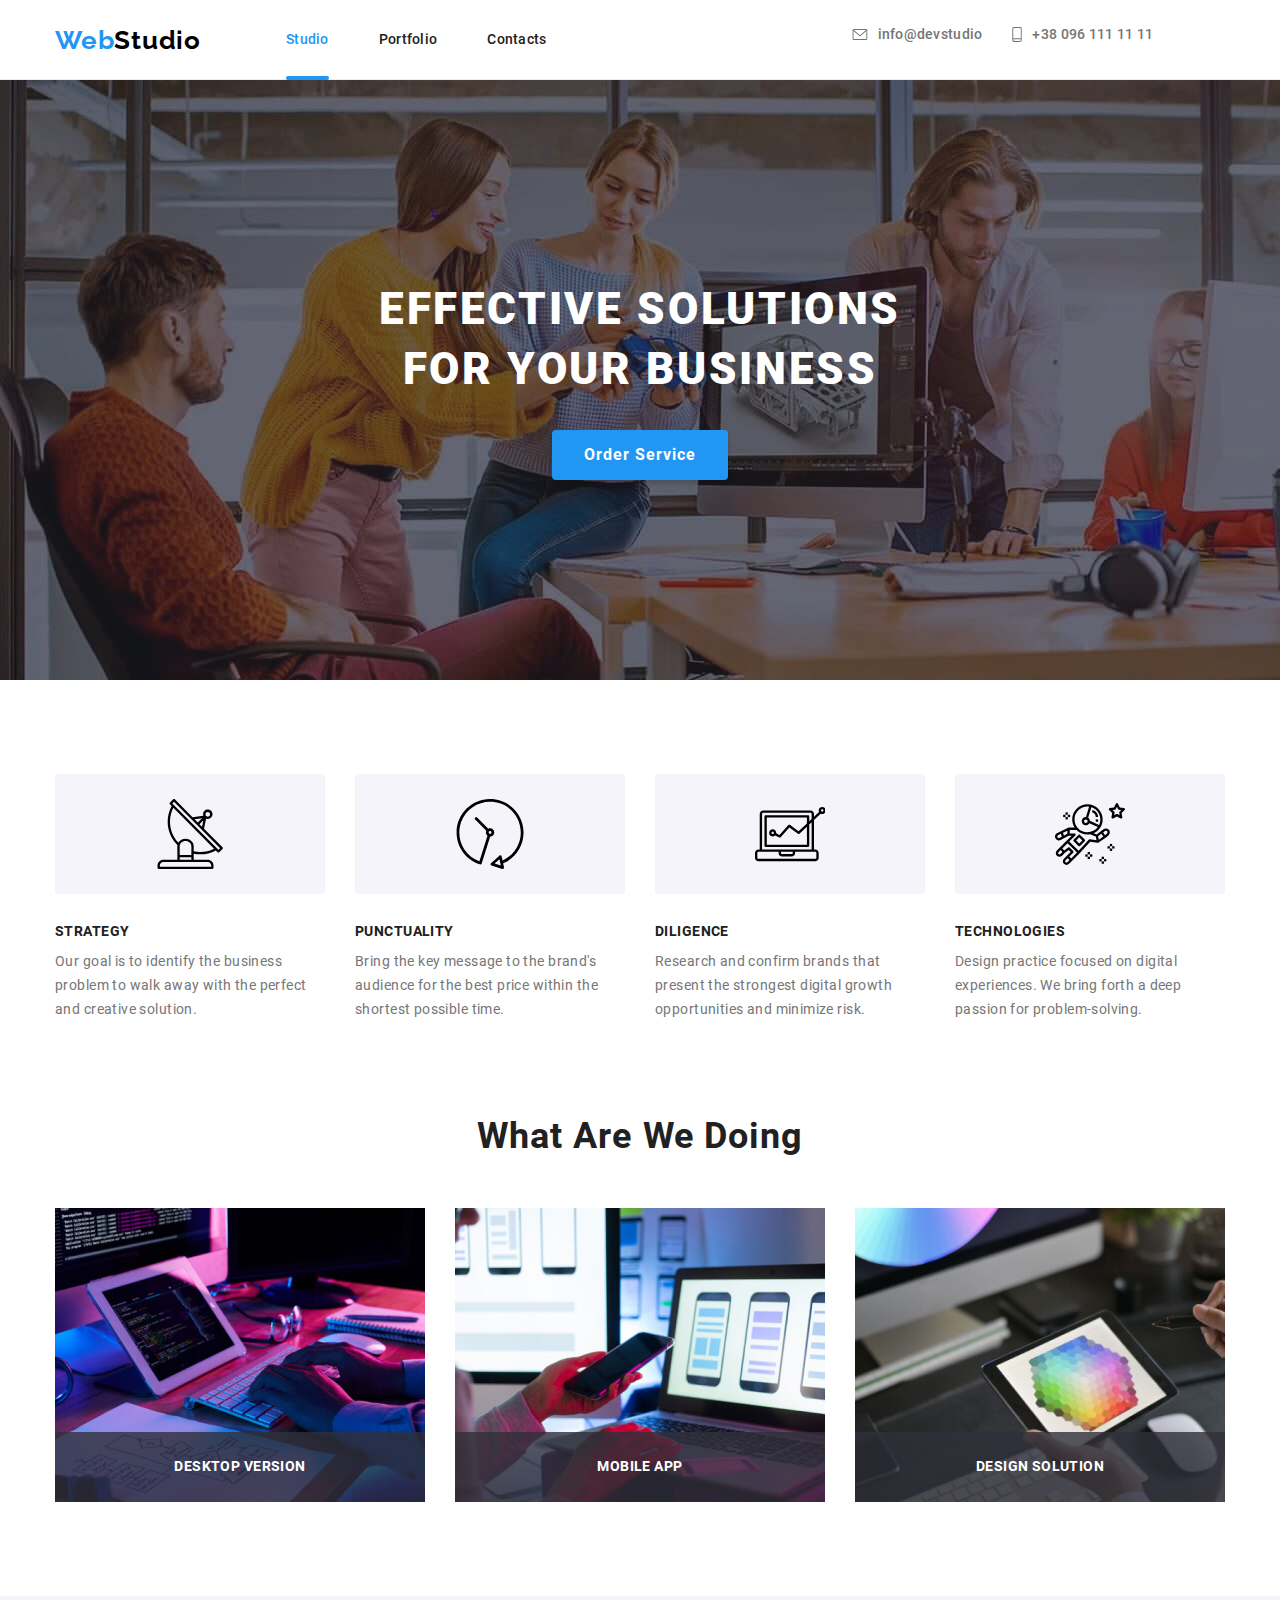
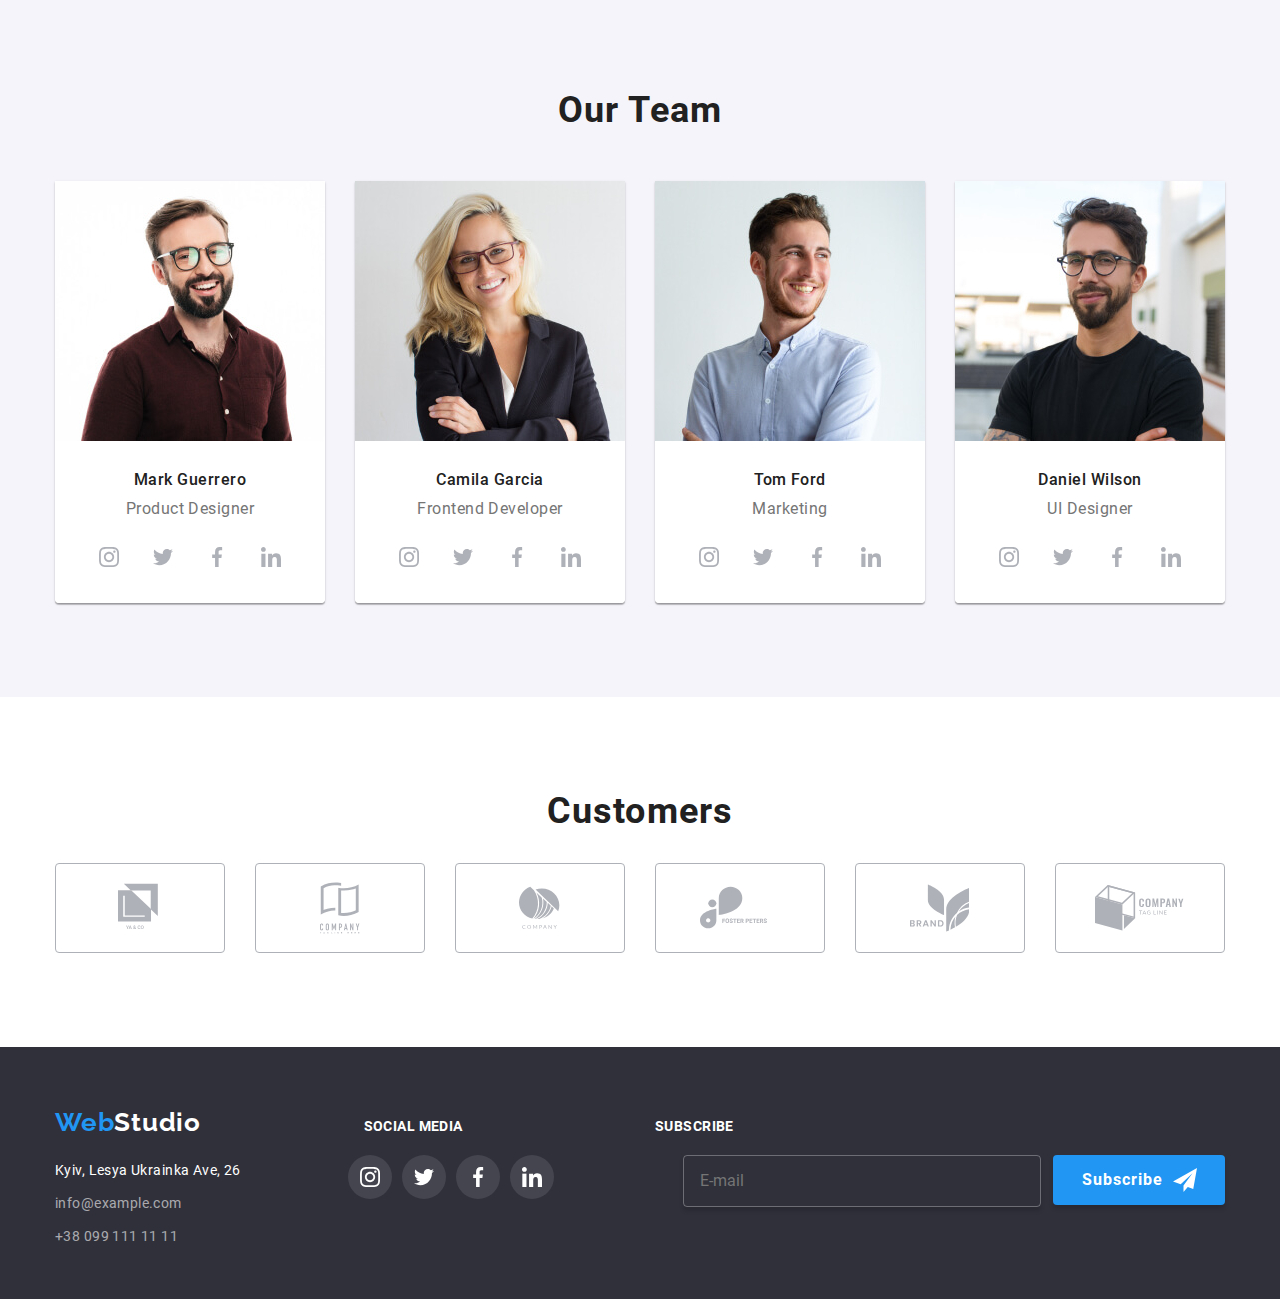
<file: index.html>
<!DOCTYPE html>
<html lang="ru">
  <head>
    <meta charset="UTF-8" />
    <meta name="viewport" content="width=device-width, initial-scale=1.0" />
    <title>Document</title>
    <link
      href="https://fonts.googleapis.com/css2?family=Roboto:wght@400;500;700;900&display=swap"
      rel="stylesheet"
    />
    <link
      href="https://fonts.googleapis.com/css2?family=Oleo+Script&display=swap"
      rel="stylesheet"
    />
    <link
      href="https://fonts.googleapis.com/css2?family=Roboto:wght@400;500;700;900&display=swap"
      rel="stylesheet"
    />
    <link
      href="https://fonts.googleapis.com/css2?family=Raleway:wght@700&display=swap"
      rel="stylesheet"
    />
    <link
      rel="stylesheet"
      href="https://cdnjs.cloudflare.com/ajax/libs/modern-normalize/1.0.0/modern-normalize.min.css"
    />
    <link rel="stylesheet" href="./css/main.min.css" />
  </head>

  <body>
    <!--Шапка сайта-->

    <header class="page-header link">
      <div class="container">
        <nav class="header-items">
          <a href="./index.html" class="logo link"
            ><span class="logo-web">Web</span>Studio</a
          >
          <div class="nav-contacts"  data-menu>
           <ul class="nav list">
            <li class="item current">
              <a href="./index.html" class="current link">Studio</a>
            </li>
            <li class="item">
              <a href="./portfolio.html" class="link">Portfolio</a>
            </li>
            <li class="item">
              <a href="#contacts" class="link">Contacts</a>
            </li>
          </ul>
          <ul class="contacts list">
          <li class="item">
            <a href="mailto:info@devstudio" class="link">
              <svg class="contacts-icon" width="16" height="11"> 
                <use href="./images/sprite.svg#icon-envelope"></use>
              </svg>
              info@devstudio
            </a>
          </li>
          <li class="item">
            <a href="tel:+380961111111" class="link">
              <svg class="contacts-icon"  width="10" height="15">
                <use href="./images/sprite.svg#icon-smartphone"></use>
              </svg>
              +38 096 111 11 11
            </a>
          </li>
        </ul>
          </div>
            <button type="button" class="mobile-menu-button link" aria-expanded="false" aria-controls="nav-contacts" data-menu-button>
             <svg width="40" height="40" aria-label="Переключатель моб меню">
              <use class="icon-cross" href="./images/sprite.svg#icon-icon-x"></use>
              <use class="icon-menu" href="./images/sprite.svg#icon-menu_24px"></use>
             </svg>
            </button>
        </nav>
      </div>
   </header>
 
     
  <!--Услуги-->

    <main>
      <section class="hero">
        <div class="items">
          <h1 class="hero-title">Effective Solutions <br> for Your Business</h1>
          <button class="hero-button" data-modal-open type="button">Order Service</button>
        </div>       
      </section>

      <section class="container">
        <div>
          <h2 class="visually-hidden list">List with options</h2>
          <ul class="features list">
            <li class="item">
              <div class="features-icon">
                <svg width="70" height="70">
                 <use href="./images/sprite.svg#icon-sputnik"></use>
                </svg>
              </div>
              <h3 class="features-title">Strategy</h3>
              <p class="features-text">
                Our goal is to identify the business
                problem to walk away with the perfect and creative solution.
              </p>
            </li>
            <li class="item">
              <div class="features-icon">
                <svg width="70" height="70">
                 <use href="./images/sprite.svg#icon-time"></use>
                </svg>
              </div>
              <h3 class="features-title">Punctuality</h3>
              <p class="features-text">
                Bring the key message to the brand's audience for the best price within the shortest possible time.
              </p>
            </li>
            <li class="item">
              <div class="features-icon">
                <svg width="70" height="70">
                 <use href="./images/sprite.svg#icon-notebook"></use>
                </svg>
              </div>
              <h3 class="features-title">Diligence</h3>
              <p class="features-text">
                Research and confirm brands that present the strongest digital growth opportunities and minimize risk.
              </p>
            </li>
            <li class="item">
              <div class="features-icon">
                <svg width="70" height="70">
                 <use href="./images/sprite.svg#icon-astronaut"></use>
                </svg>
              </div>
              <h3 class="features-title">Technologies</h3>
              <p class="features-text">
                Design practice focused on digital experiences. We bring forth a deep passion for problem-solving.
              </p>
            </li>
          </ul>
        </div>
      </section>

     <section class="section-specialization">
        <div class="container">
          <h2 class="specialization-title">What Are We Doing</h2>
          <ul class="specialization list">
            <li class="item">
             <picture>
								<source	srcset="
										./images/img1-1x.jpg 1x,
										./images/img1-2x.jpg 2x
									"
									media="(min-width: 1200px)" type="image/webp"
								/>
								<img src="./images/box1.jpg" alt="десктопные приложения"/>
							</picture>
              <p class="specialization-content">Desktop version</p>
            </li>
            <li class="item">
              <picture>
								<source
									srcset="./images/img2-1x.jpg 1x,				./images/img2-2x.jpg 2x	"
									media="(min-width: 1200px)" type="image/webp"	/>
								<img src="./images/box2.jpg" 	alt="Мобильные приложения"/>
              </picture>
               <p class="specialization-content">Mobile App</p>
            </li>
            <li class="item">
              <picture>
								<source
									srcset="
										./images/img3-1x.jpg 1x,
										./images/img3-2x.jpg 2x
									"
									media="(min-width: 1200px)" type="image/webp"
								/>
								<img
									src="./images/box3.jpg"
									alt="Дизайнерские решения"
								/>
              </picture>
              <p class="specialization-content">Design Solution</p>
            </li>
          </ul>
        </div>
      </section>

      <!--Герои-->

      <section class="section-team">
        <div class="container">
          <h2 class="title">Our Team</h2>
          <ul class="team list">
            <li class="item">
               <picture>
                <source srcset="./images/team1/team1desctop.jpg 1x, ./images/team1/team1desctop@2x.jpg 2x" media="(min-width: 1200px)" />
                <source srcset="./images/team1/team1tablet.jpg 1x, ./images/team1/team1tablet@2x.jpg 2x" media="(min-width: 768px)" />
                <source srcset="./images/team1/team1phone.jpg 1x, ./images/team1/team1phone@2x.jpg 2x" media="(max-width: 767px)" />
                <img
                 src="./images/img1.jpg"
                alt="Мужчина в коричневой рубашке"/>
              </picture>
              <div class="hero-block">
                <h3 class="hero-title">Mark Guerrero</h3>
                <p class="hero-work" lang="en">Product Designer</p>
                <ul class="social-item list">
                 <li class="social-list">
                   <a
                    class="social-link"
                    href="https://www.icon-instagram.com/"
                    target="_blank"
                    rel="noopener noreferer"
                    aria-label="icon-instagram" >
                    <svg width="20" heigth="20">
                      <use href="./images/sprite.svg#icon-instagram"></use>
                    </svg>
                   </a>
                  </li>
                  <li class="social-list">
                  <a
                    class="social-link"
                    href="https://www.icon-twitter.com/"
                    target="_blank"
                    rel="noopener noreferer"
                    aria-label="icon-twitter"
                  >
                    <svg width="20" heigth="20">
                      <use href="./images/sprite.svg#icon-twitter"></use>
                    </svg>
                  </a>
                  </li>
                  <li class="social-list">
                  <a
                    class="social-link"
                    href="https://www.icon-facebook.com/"
                    target="_blank"
                    rel="noopener noreferer"
                    aria-label="icon-facebook"
                  >
                    <svg width="20" heigth="20">
                      <use href="./images/sprite.svg#icon-facebook"></use>
                    </svg>
                  </a>
                  </li>
                  <li class="social-list">
                  <a
                    class="social-link"
                    href="https://www.icon-linkedin.com/"
                    target="_blank"
                    rel="noopener noreferer"
                    aria-label="icon-linkedin"
                  >
                    <svg width="20" heigth="20">
                      <use href="./images/sprite.svg#icon-linkedin"></use>
                    </svg>
                  </a>
                 </li>
               </ul>
               </div>
              </li>

            <li class="item">
              <picture>
                <source srcset="./images/team1/team2desctop.jpg 1x, ./images/team1/team2desctop@2x.jpg 2x" media="(min-width: 1200px)" />
                <source srcset="./images/team1/team2tablet.jpg 1x, ./images/team1/team2tablet@2x.jpg 2x" media="(min-width: 768px)" />
                <source srcset="./images/team1/team2phone.jpg 1x, ./images/team1/team2phone@2x.jpg 2x" media="(max-width: 767px)" />
                <img
                src="./images/img2.jpg"
                alt="Блондинка" /></picture>
                <div class="hero-block">
                   <h3 class="hero-title">Camila Garcia</h3>
                   <p class="hero-work" lang="en">Frontend Developer</p>
                   <ul class="social-item list">
                   <li class="social-list">
                  <a
                    class="social-link"
                    href="https://www.icon-instagram.com/"
                    target="_blank"
                    rel="noopener noreferer"
                    aria-label="icon-instagram"
                  >
                    <svg width="20" heigth="20">
                      <use href="./images/sprite.svg#icon-instagram"></use>
                    </svg>
                  </a>
                </li>
                <li class="social-list">
                  <a
                    class="social-link"
                    href="https://www.icon-twitter.com/"
                    target="_blank"
                    rel="noopener noreferer"
                    aria-label="icon-twitter"
                  >
                    <svg width="20" heigth="20">
                      <use href="./images/sprite.svg#icon-twitter"></use>
                    </svg>
                  </a>
                </li>
                <li class="social-list">
                  <a
                    class="social-link"
                    href="https://www.icon-facebook.com/"
                    target="_blank"
                    rel="noopener noreferer"
                    aria-label="icon-facebook"
                  >
                    <svg width="20" heigth="20">
                      <use href="./images/sprite.svg#icon-facebook"></use>
                    </svg>
                  </a>
                </li>
                <li class="social-list">
                  <a
                    class="social-link"
                    href="https://www.icon-linkedin.com/"
                    target="_blank"
                    rel="noopener noreferer"
                    aria-label="icon-linkedin"
                  >
                    <svg width="20" heigth="20">
                      <use href="./images/sprite.svg#icon-linkedin"></use>
                    </svg>
                  </a>
                </li>
              </ul>
              </div>
            </li>
            
            <li class="item">
              <picture>
                <source srcset="./images/team1/team3desctop.jpg 1x, ./images/team1/team3desctop@2x.jpg 2x" media="(min-width: 1200px)" />
                <source srcset="./images/team1/team3tablet.jpg 1x, ./images/team1/team3tablet@2x.jpg 2x" media="(min-width: 768px)" />
                <source srcset="./images/team1/team3phone.jpg 1x, ./images/team1/team3phone@2x.jpg 2x" media="(max-width: 767px)" />
                <img
                 src="./images/img3.jpg"
                alt="Мужчина в голубой рубашке"/>
              </picture>
              <div class="hero-block">
                <h3 class="hero-title">Tom Ford</h3>
                <p class="hero-work" lang="en">Marketing</p>
                <ul class="social-item list">
                  <li class="social-list">
                  <a
                    class="social-link"
                    href="https://www.icon-instagram.com/"
                    target="_blank"
                    rel="noopener noreferer"
                    aria-label="icon-instagram"
                  >
                    <svg width="20" heigth="20">
                      <use href="./images/sprite.svg#icon-instagram"></use>
                    </svg>
                  </a>
                  </li>
                  <li class="social-list">
                   <a
                    class="social-link"
                    href="https://www.icon-twitter.com/"
                    target="_blank"
                    rel="noopener noreferer"
                    aria-label="icon-twitter"
                  >
                    <svg width="20" heigth="20">
                      <use href="./images/sprite.svg#icon-twitter"></use>
                    </svg>
                  </a>
                  </li>
                  <li class="social-list">
                  <a
                    class="social-link"
                    href="https://www.icon-facebook.com/"
                    target="_blank"
                    rel="noopener noreferer"
                    aria-label="icon-facebook"
                  >
                    <svg width="20" heigth="20">
                      <use href="./images/sprite.svg#icon-facebook"></use>
                    </svg>
                  </a>
                  </li>
                  <li class="social-list">
                  <a
                    class="social-link"
                    href="https://www.icon-linkedin.com/"
                    target="_blank"
                    rel="noopener noreferer"
                    aria-label="icon-linkedin"
                  >
                    <svg width="20" heigth="20">
                      <use href="./images/sprite.svg#icon-linkedin"></use>
                    </svg>
                  </a>
                  </li>
                </ul>
                </div>
               </li>
            
            <li class="item">
              <picture>
                <source srcset="./images/team1/team4desctop.jpg 1x, ./images/team1/team4desctop@2x.jpg 2x" media="(min-width: 1200px)" />
                <source srcset="./images/team1/team4tablet.jpg 1x, ./images/team1/team4tablet@2x.jpg 2x" media="(min-width: 768px)" />
                <source srcset="./images/team1/team4phone.jpg 1x, ./images/team1/team4phone@2x.jpg 2x" media="(max-width: 767px)" />
                <img
                 src="./images/img4.jpg"
                alt="Мужчина в черной футболке"/>
              </picture>
              <div class="hero-block">
                 <h3 class="hero-title">Daniel Wilson</h3>
                 <p class="hero-work" lang="en">UI Designer</p>
                 <ul class="social-item list">
                  <li class="social-list">
                  <a
                    class="social-link"
                    href="https://www.icon-instagram.com/"
                    target="_blank"
                    rel="noopener noreferer"
                    aria-label="icon-instagram"
                  >
                    <svg width="20" heigth="20">
                      <use href="./images/sprite.svg#icon-instagram"></use>
                    </svg>
                  </a>
                  </li>
                  <li class="social-list">
                  <a
                    class="social-link"
                    href="https://www.icon-twitter.com/"
                    target="_blank"
                    rel="noopener noreferer"
                    aria-label="icon-twitter"
                  >
                    <svg width="20" heigth="20">
                      <use href="./images/sprite.svg#icon-twitter"></use>
                    </svg>
                  </a>
                  </li>
                  <li class="social-list">
                  <a
                    class="social-link"
                    href="https://www.icon-facebook.com/"
                    target="_blank"
                    rel="noopener noreferer"
                    aria-label="icon-facebook"
                  >
                    <svg width="20" heigth="20">
                      <use href="./images/sprite.svg#icon-facebook"></use>
                    </svg>
                  </a>
                   </li>
                   <li class="social-list">
                  <a
                    class="social-link"
                    href="https://www.icon-linkedin.com/"
                    target="_blank"
                    rel="noopener noreferer"
                    aria-label="icon-linkedin"
                  >
                    <svg width="20" heigth="20">
                      <use href="./images/sprite.svg#icon-linkedin"></use>
                    </svg>
                  </a>
                  </li>
                </ul>
              </div>
            </li>  
          </ul>
        </div>
      </section>
      
      <!--Clients section-->

      <section class="clients">
        <div class="container">
          <h2 class="clients-title">Customers</h2>
          <ul class="list clients-list">
            <li class="item">
              <a
                class="link"
                href="https://www.icon-logo1.com/"
                target="_blank"
                rel="noopener noreferer"
                aria-label="icon-logo1"
              >
                <svg width="44" heigth="50">
                  <use href="./images/sprite.svg#icon-logo1"></use>
                </svg>
              </a>
            </li>
            <li class="item">
              <a
                class="link"
                href="https://www.icon-logo2.com/"
                target="_blank"
                rel="noopener noreferer"
                aria-label="icon-logo2"
              >
                <svg width="40" heigth="52">
                  <use href="./images/sprite.svg#icon-logo2"></use>
                </svg>
              </a>
            </li>
            <li class="item">
              <a
                class="link"
                href="https://www.icon-logo3.com/"
                target="_blank"
                rel="noopener noreferer"
                aria-label="icon-logo3"
              >
                <svg width="41" heigth="42">
                  <use href="./images/sprite.svg#icon-logo3"></use>
                </svg>
              </a>
            </li>
            <li class="item">
              <a
                class="link"
                href="https://www.icon-logo4.com/"
                target="_blank"
                rel="noopener noreferer"
                aria-label="icon-logo4"
              >
                <svg width="80" heigth="42">
                  <use href="./images/sprite.svg#icon-logo4"></use>
                </svg>
              </a>
            </li>
            <li class="item">
              <a
                class="link"
                href="https://www.icon-logo5.com/"
                target="_blank"
                rel="noopener noreferer"
                aria-label="icon-logo5"
              >
                <svg width="59" heigth="47">
                  <use href="./images/sprite.svg#icon-logo5"></use>
                </svg>
              </a>
            </li>
            <li class="item">
              <a
                class="link"
                href="https://www.icon-logo6.com/"
                target="_blank"
                rel="noopener noreferer"
                aria-label="icon-logo6"
              >
                <svg width="89" heigth="46">
                  <use href="./images/sprite.svg#icon-logo6"></use>
                </svg>
              </a>
            </li>
          </ul>
        </div>
      </section>
    </main>

    <!--Контакты-->

    <footer class="footer">
      <div class="container footer-list">
        <div class="address-contact">
          <section class="address">
           <a href="./index.html" class="logo"><span class="logo-web">Web</span>Studio</a>
           <address class="address-map">
            <a href="https://goo.gl/maps/rWAJ1AhQzPDFPeK29" class="item link"
                  target="_blank"
                  rel="noopener noreferer"
                  >Kyiv, Lesya Ukrainka Ave, 26</a
                >
            <ul class="list address-list">
              <li class="item">
                <a href="mailto:info@example.com" class="link"
                  >info@example.com</a
                >
              </li>
              <li class="item">
                <a href="tel:+380991111111" class="link">+38 099 111 11 11</a>
              </li>
            </ul>
           </address>
          </section>
          <section class="social">
          <h3 class="footer-title">Social media</h3>
           <ul class="footer-social list">
             <li class="item">
                <a href="https://www.icon-instagram.com/" class="link"
                    target="_blank"
                    rel="noopener noreferer"
                    aria-label="icon-instagram"
                  >
                    <svg width="20" heigth="20">
                      <use href="./images/sprite.svg#icon-instagram"></use>
                    </svg>
                </a>
              </li>
              <li class="item">
                <a href="https://www.icon-twitter.com/" class="link"
                    target="_blank"
                    rel="noopener noreferer"
                    aria-label="icon-twitter"
                  >
                    <svg width="20" heigth="20">
                      <use href="./images/sprite.svg#icon-twitter"></use>
                    </svg>
                </a>
              </li>
              <li class="item">
                <a href="https://www.icon-facebook.com/" class="link"
                    target="_blank"
                    rel="noopener noreferer"
                    aria-label="icon-facebook"
                  >
                    <svg width="20" heigth="20">
                      <use href="./images/sprite.svg#icon-facebook"></use>
                    </svg>
                </a>
              </li>
              <li class="item">
                <a href="https://www.icon-linkedin.com/" class="link"
                    target="_blank"
                    rel="noopener noreferer"
                    aria-label="icon-linkedin"
                  >
                    <svg width="20" heigth="20">
                      <use href="./images/sprite.svg#icon-linkedin"></use>
                    </svg>
                </a>
              </li>
            </ul>
          </section>
        </div>
        <div class="subscribe">
           <h3 class="subscribe-header">Subscribe</h3>
           <form class="subscribe-form">
             <input class="subscribe-input" type="email" name="email" placeholder="E-mail"/></label>
             <button class="button-subscribe" type="submit">
                <span class="text">Subscribe </span>
                <svg width="24" height="24">
                  <use href="./images/sprite.svg#icon-iconPlane"></use>
                </svg>                      
             </button>
           </form>
        </div>
      </div>
    </footer>
   <div class="backdrop is-hidden" data-modal>
          <div class="modal">
           <p class="modal-title">Leave your contacts and we will call you back</p>
            <button class="modal-btn" data-modal-close>
              <svg class="icon-x" width="11" height="11">
                <use href="./images/sprite.svg#icon-icon-x"></use>
              </svg>
            </button>
           <form class="form" autocomplete="off">
              <label class="form-field"><input class="form-input" type="text" name="user-name" placeholder=" "/>
                <span class="form-label">Name</span>
                <svg class="icon-modal" width="12" height="12">
                <use href="./images/sprite.svg#icon-Vector5"></use>
              </svg>
                
              </label>
              <label class="form-field"><input class="form-input" type="tel" name="user-name" placeholder=" "/>
                <span class="form-label">Phone</span>
                <svg class="icon-modal" width="13" height="12">
                <use href="./images/sprite.svg#icon-Vector4"></use>
              </svg>
              </label>
              <label class="form-field"><input class="form-input" type="email" name="user-name" placeholder=" "/>
                <span class="form-label">Email</span>
                <svg class="icon-modal" width="15" height="12">
                <use href="./images/sprite.svg#icon-Vector6"></use>
              </svg>
              </label>
              <label class="form-field">
                <textarea class="comments" name="comment" id="comment" cols ="30" rows="10" placeholder="Text input"></textarea>
                <span class="form-label text-comment">Comment</span>
              </label>
              <label class="label-checkbox" for="policy">
                <input class="checkbox" type="checkbox" name="policy" id="policy">
                <span class="icon-checkbox"></span>
                I accept the terms and conditions of the <a href="" class="link-checkbox">Privacy Policy</a>
              </label>
                <button class="modal-btn-send" type="submit">Send</button>
            </form>
         </div>
        </div>
        
  <script src="./js/modal.js"></script>
  <script src="./js/menu.js"></script>
  <script>
    (() => {
      document.querySelector('.js-speaker-form').addEventListener('submit', e => {
     e.preventDefault();

     new FormData(e.currentTarget).forEach((value, name) =>
      console.log(`${name}: ${value}`),
       );
     });
   })();
 </script>
  </body>
</html>
</file>
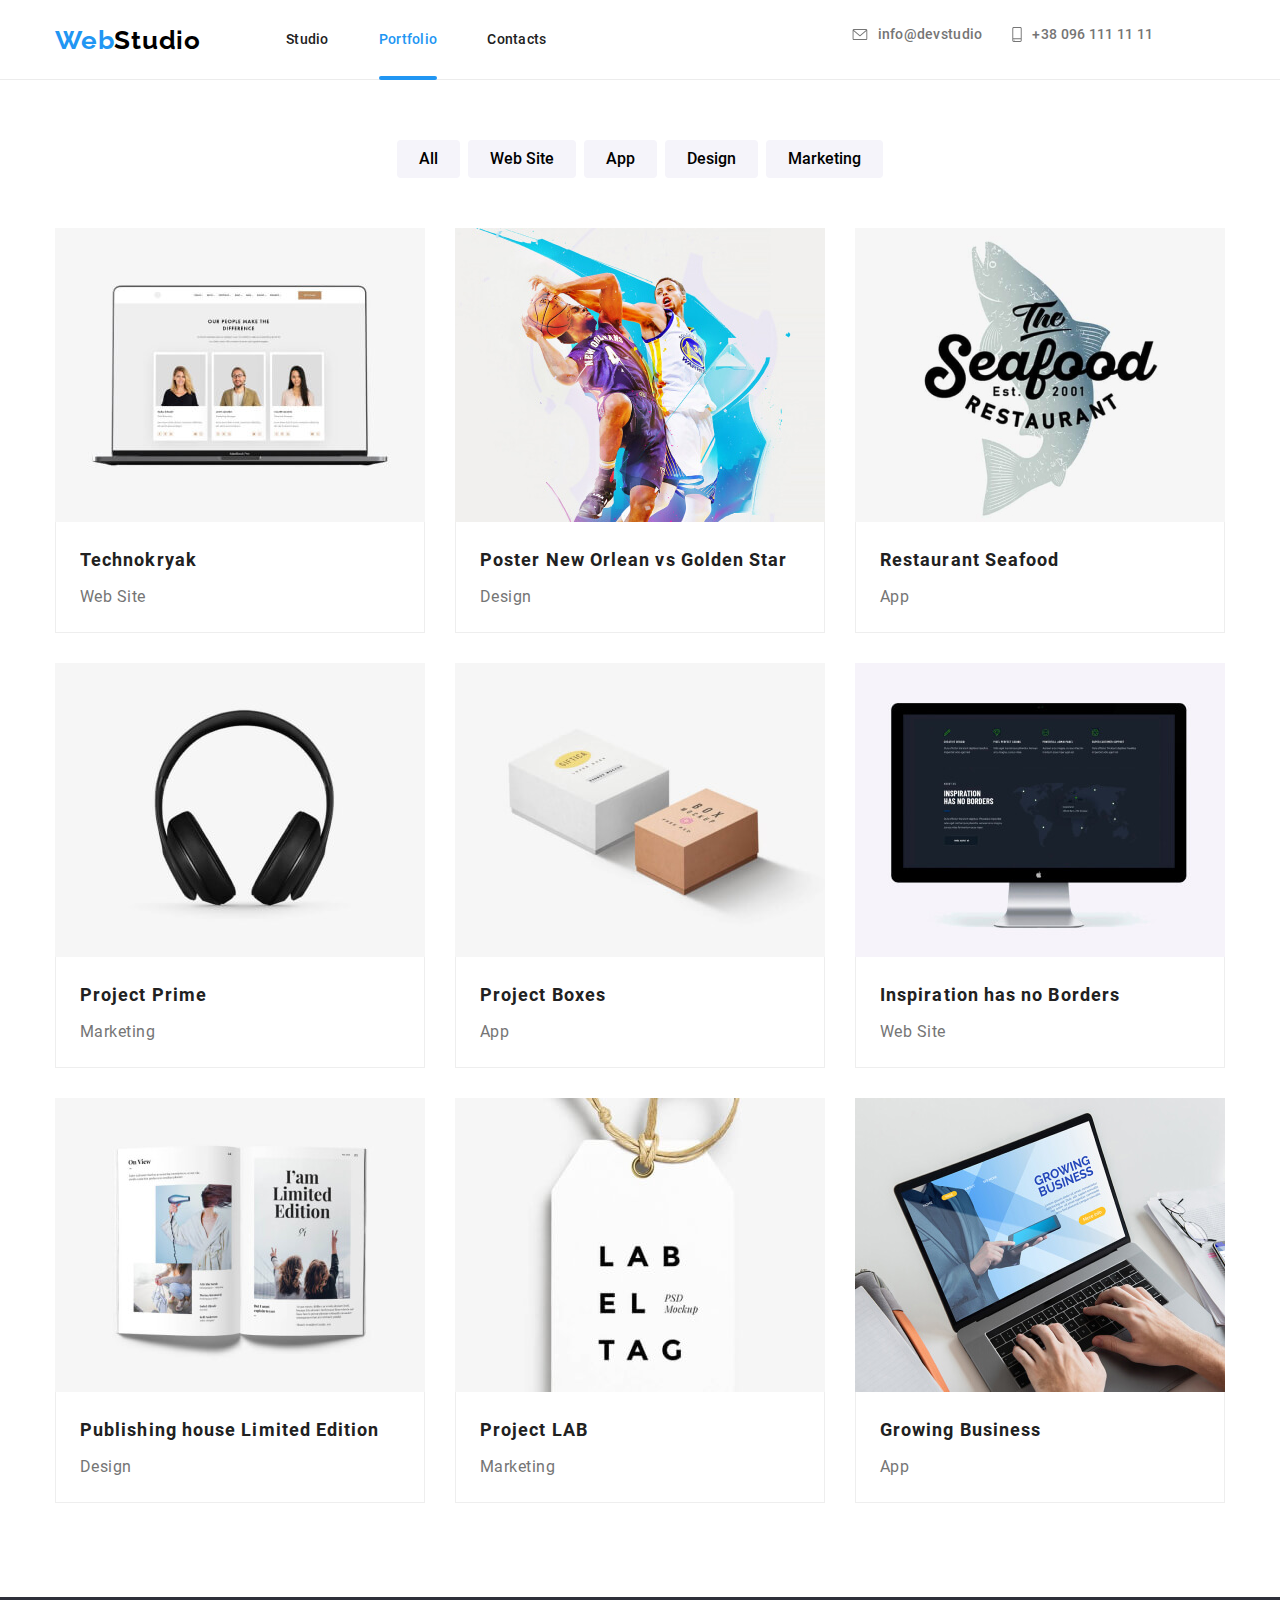
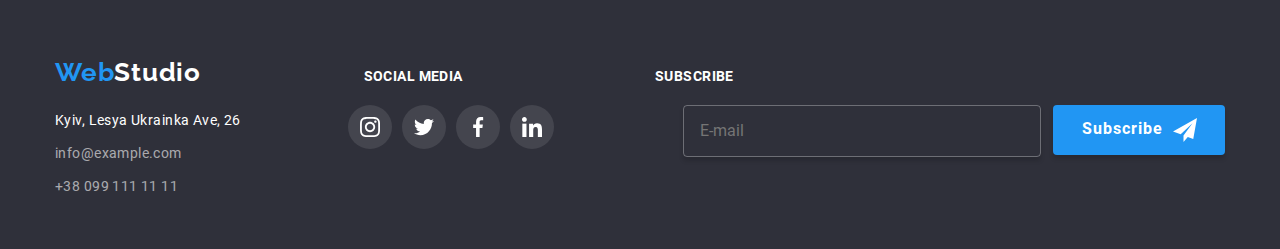
<file: portfolio.html>
<!DOCTYPE html>
<html lang="ru">
  <head>
    <meta charset="UTF-8" />
    <meta name="viewport" content="width=device-width, initial-scale=1.0" />
    <title>Document</title>
    <link
      href="https://fonts.googleapis.com/css2?family=Raleway:wght@700&display=swap"
      rel="stylesheet"
    />
    <link
      rel="stylesheet"
      href="https://cdnjs.cloudflare.com/ajax/libs/modern-normalize/1.0.0/modern-normalize.min.css"
    />
     <link rel="stylesheet" href="./css/portfolio.min.css" />
  </head>
  <body>
    <!--Шапка сайта-->

    <header class="page-header link">
      <div class="container">
        <nav class="header-items">
          <a href="./index.html" class="logo link"
            ><span class="logo-web">Web</span>Studio</a
          >
          <div class="nav-contacts"  data-menu>
           <ul class="nav list">
            <li class="item current">
              <a href="./index.html" class="link">Studio</a>
            </li>
            <li class="item">
              <a href="./portfolio.html" class="link current">Portfolio</a>
            </li>
            <li class="item">
              <a href="#contacts" class="link">Contacts</a>
            </li>
          </ul>
          <ul class="contacts list">
          <li class="item">
            <a href="mailto:info@devstudio" class="link">
              <svg class="contacts-icon" width="16" height="11"> 
                <use href="./images/sprite.svg#icon-envelope"></use>
              </svg>
              info@devstudio
            </a>
          </li>
          <li class="item">
            <a href="tel:+380961111111" class="link">
              <svg class="contacts-icon"  width="10" height="15">
                <use href="./images/sprite.svg#icon-smartphone"></use>
              </svg>
              +38 096 111 11 11
            </a>
          </li>
        </ul>
          </div>
            <button type="button" class="mobile-menu-button link" aria-expanded="false" aria-controls="nav-contacts" data-menu-button>
             <svg width="40" height="40" aria-label="Переключатель моб меню">
              <use class="icon-cross" href="./images/sprite.svg#icon-icon-x"></use>
              <use class="icon-menu" href="./images/sprite.svg#icon-menu_24px"></use>
             </svg>
            </button>
        </nav>
      </div>
   </header>

    <!--Ссылки-->

    <main>
      <section class="title-portfolio">
        <div class="container">
          <h1 class="visually-hidden">Portfolio</h1>
          <ul class="list menu-button">
            <li class="item">
              <button type="button" class="title-button">All</button>
            </li>
            <li class="item">
              <button type="button" class="title-button">Web Site</button>
            </li>
            <li class="item">
              <button type="button" class="title-button">App</button>
            </li>
            <li class="item">
              <button type="button" class="title-button">Design</button>
            </li>
            <li class="item">
              <button type="button" class="title-button">Marketing</button>
            </li>
          </ul>
          <ul class="list img-work">
            <li class="item">
              <a href="./" class="link">
                <div class="product-thumb">
                  <picture>
                    <source srcset="./images/portfolio1/portf1desc.jpg 1x, ./images/portfolio1/portf1desc@2x.jpg 2x" media="(min-width: 1200px)" />
                   <source srcset="./images/portfolio1/portf1tabl.jpg 1x, ./images/portfolio1/portf1tabl@2x.jpg 2x" media="(min-width: 768px)" />
                   <source srcset="./images/portfolio1/portf1phone.jpg 1x, ./images/portfolio1/portf1phone@2x.jpg 2x" media="(max-width: 767px)" />
                    <img src="./images/img01.jpg" alt="Ноутбук с 3 лицами" />
                  </picture>
                   <div class="portfolio-actions">
                     <p>Тechnokryak is a modern platform for the spread of the coronavirus. 
                      Companies use this platform for digital espionage and 
                      attacks on competitor's protected servers.</p>
                    </div>
                </div>
                   <div class="portfolio-meta">
                     <h2 class="title-work">Technokryak</h2>
                     <p class="type-work">Web Site</p>
                    </div>                 
              </a>
            </li>
            <li class="item">
              <a href="./" class="link">
                <div class="product-thumb">
                  <picture>
                    <source srcset="./images/portfolio1/portf2desc.jpg 1x, ./images/portfolio1/portf2desc@2x.jpg 2x" media="(min-width: 1200px)" />
                    <source srcset="./images/portfolio1/portf2tabl.jpg 1x, ./images/portfolio1/portf2tabl@2x.jpg 2x" media="(min-width: 768px)" />
                    <source srcset="./images/portfolio1/portf2phone.jpg 1x, ./images/portfolio1/portf2phone@2x.jpg 2x" media="(max-width: 767px)" />
                    <img src="./images/img02.jpg" alt="Два баскетболиста" />
                 </picture>
                  <div class="portfolio-actions">
                     <p>Тechnokryak is a modern platform for the spread of the coronavirus.
                    Companies use this platform for digital espionage and
                    attacks on competitor's protected servers.</p>
                  </div>
                </div>
                <div class="portfolio-meta">
                  <h2 class="title-work">Poster New Orlean vs Golden Star</h2>
                  <p class="type-work">Design</p>
                </div>
                </a>
            </li>
            <li class="item">
              <a href="./" class="link">
                <div class="product-thumb">
                  <picture>
                    <source srcset="./images/portfolio1/portf3desktop.jpg 1x, ./images/portfolio1/portf3desktop@2x.jpg 2x" media="(min-width: 1200px)" />
                    <source srcset="./images/portfolio1/portf3tablet.jpg 1x, ./images/portfolio1/portf3tablet@2x.jpg 2x" media="(min-width: 768px)" />
                    <source srcset="./images/portfolio1/portf3mobile.jpg 1x, ./images/portfolio1/portf3mobile@2x.jpg 2x" media="(max-width: 767px)" />
                    <img src="./images/img03.jpg" alt="Рыба и буквы" />
                  </picture>
                  <div class="portfolio-actions">
                  <p>Тechnokryak is a modern platform for the spread of the coronavirus.
                  Companies use this platform for digital espionage and
                  attacks on competitor's protected servers.</p>
                      </div>
                </div>
                <div class="portfolio-meta">
                  <h2 class="title-work">Restaurant Seafood</h2>
                  <p class="type-work">App</p>
                </div>
              </a>
            </li>
            <li class="item">
              <a href="./" class="link">
                <div class="product-thumb">
                  <picture>
                    <source srcset="./images/portfolio1/portf4desc.jpg 1x, ./images/portfolio1/portf4desc@2x.jpg 2x" media="(min-width: 1200px)" />
                    <source srcset="./images/portfolio1/portf4tabl.jpg 1x, ./images/portfolio1/portf4tabl@2x.jpg 2x" media="(min-width: 768px)" />
                    <source srcset="./images/portfolio1/portf4phone.jpg 1x, ./images/portfolio1/portf4phone@2x.jpg 2x" media="(max-width: 767px)" />
                     <img src="./images/img04.jpg" alt="Ноушники" />
                  </picture>
                  <div class="portfolio-actions">
                  <p>Тechnokryak is a modern platform for the spread of the coronavirus.
                  Companies use this platform for digital espionage and
                  attacks on competitor's protected servers.</p>
                      </div>
                </div>
                <div class="portfolio-meta">
                  <h2 class="title-work">Project Prime</h2>
                  <p class="type-work">Marketing</p>
                </div>
              </a>
            </li>
            <li class="item">
              <a href="./" class="link">
                <div class="product-thumb">
                  <picture>
                    <source srcset="./images/portfolio1/portf5desc.jpg 1x, ./images/portfolio1/portf5desc@2x.jpg 2x" media="(min-width: 1200px)" />
                    <source srcset="./images/portfolio1/portf5tabl.jpg 1x, ./images/portfolio1/portf5tabl@2x.jpg 2x" media="(min-width: 768px)" />
                    <source srcset="./images/portfolio1/portf5phone.jpg 1x, ./images/portfolio1/portf5phone@2x.jpg 2x" media="(max-width: 767px)" />
                    <img src="./images/img05.jpg" alt="Две коробки" />
                  </picture>
                  <div class="portfolio-actions">
                  <p>Тechnokryak is a modern platform for the spread of the coronavirus.
                  Companies use this platform for digital espionage and
                  attacks on competitor's protected servers.</p>
                      </div>
                </div>
                <div class="portfolio-meta">
                  <h2 class="title-work">Project Boxes</h2>
                  <p class="type-work">App</p>
                </div>
              </a>
            </li>
            <li class="item">
              <a href="./" class="link">
                <div class="product-thumb">
                  <picture>
                    <source srcset="./images/portfolio1/portf6desc.jpg 1x, ./images/portfolio1/portf6desc@2x.jpg 2x" media="(min-width: 1200px)" />
                    <source srcset="./images/portfolio1/portf6tabl.jpg 1x, ./images/portfolio1/portf6tabl@2x.jpg 2x" media="(min-width: 768px)" />
                    <source srcset="./images/portfolio1/portf6phone.jpg 1x, ./images/portfolio1/portf6phone@2x.jpg 2x" media="(max-width: 767px)" />
                   <img src="./images/img06.jpg" alt="Монитор" />
                  </picture>
                  <div class="portfolio-actions">
                  <p>Тechnokryak is a modern platform for the spread of the coronavirus.
                  Companies use this platform for digital espionage and
                  attacks on competitor's protected servers.</p>
                      </div>
                </div>
                <div class="portfolio-meta">
                  <h2 class="title-work">Inspiration has no Borders</h2>
                  <p class="type-work">Web Site</p>
                </div>
              </a>
            </li>
           <li class="item">
              <a href="./" class="link">
                <div class="product-thumb">
                  <picture>
                    <source srcset="./images/portfolio1/portf7desc.jpg 1x, ./images/portfolio1/portf7desc@2x.jpg 2x" media="(min-width: 1200px)" />
                    <source srcset="./images/portfolio1/portf7tabl.jpg 1x, ./images/portfolio1/portf7tabl@2x.jpg 2x" media="(min-width: 768px)" />
                    <source srcset="./images/portfolio1/portf7phone.jpg 1x, ./images/portfolio1/portf7phone@2x.jpg 2x" media="(max-width: 767px)" />
                    <img src="./images/img07.jpg" alt="Развернутый журнал" />
                </picture>
                  <div class="portfolio-actions">
                  <p>Тechnokryak is a modern platform for the spread of the coronavirus.
                  Companies use this platform for digital espionage and
                  attacks on competitor's protected servers.</p>
                      </div>
                </div>
                <div class="portfolio-meta">
                  <h2 class="title-work">Publishing house Limited Edition</h2>
                  <p class="type-work">Design</p>
                </div>
              </a>
            </li>
            <li class="item">
              <a href="./" class="link">
                <div class="product-thumb">
                  <picture>
                    <source srcset="./images/portfolio1/portf8desc.jpg 1x, ./images/portfolio1/portf8desc@2x.jpg 2x" media="(min-width: 1200px)" />
                    <source srcset="./images/portfolio1/portf8tabl.jpg 1x, ./images/portfolio1/portf8tabl@2x.jpg 2x" media="(min-width: 768px)" />
                    <source srcset="./images/portfolio1/portf8phone.jpg 1x, ./images/portfolio1/portf8phone@2x.jpg 2x" media="(max-width: 767px)" />
                    <img src="./images/img08.jpg" alt="Бирка с буквами" />
                  </picture>
                  <div class="portfolio-actions">
                  <p>Тechnokryak is a modern platform for the spread of the coronavirus.
                  Companies use this platform for digital espionage and
                  attacks on competitor's protected servers.</p>
                      </div>
                </div>
                <div class="portfolio-meta">
                  <h2 class="title-work">Project LAB</h2>
                  <p class="type-work">Marketing</p>
                </div>
              </a>
            </li>
            <li class="item">
              <a href="./" class="link">
                <div class="product-thumb">
                  <picture>
                    <source srcset="./images/portfolio1/portf9desc.jpg 1x, ./images/portfolio1/portf9desc@2x.jpg 2x" media="(min-width: 1200px)" />
                    <source srcset="./images/portfolio1/portf9tabl.jpg 1x, ./images/portfolio1/portf9tabl@2x.jpg 2x" media="(min-width: 768px)" />
                    <source srcset="./images/portfolio1/portf9phone.jpg 1x, ./images/portfolio1/portf9phone@2x.jpg 2x" media="(max-width: 767px)" />
                    <img src="./images/img09.jpg" alt="Мужчина работает за наутбуком" />
                  </picture>
                  <div class="portfolio-actions">
                  <p>Тechnokryak is a modern platform for the spread of the coronavirus.
                  Companies use this platform for digital espionage and
                  attacks on competitor's protected servers.</p>
                      </div>
                </div>
                <div class="portfolio-meta">
                  <h2 class="title-work">Growing Business</h2>
                  <p class="type-work">App</p>
                </div>
              </a>
            </li>
          </ul>
        </div>
      </section>
    </main>

    <!--Контакты-->

    <footer class="footer">
      <div class="container footer-list">
        <div class="address-contact">
          <section class="address">
           <a href="./index.html" class="logo"><span class="logo-web">Web</span>Studio</a>
           <address class="address-map">
            <a href="https://goo.gl/maps/rWAJ1AhQzPDFPeK29" class="item link"
                  target="_blank"
                  rel="noopener noreferer"
                  >Kyiv, Lesya Ukrainka Ave, 26</a
                >
            <ul class="list address-list">
              <li class="item">
                <a href="mailto:info@example.com" class="link"
                  >info@example.com</a
                >
              </li>
              <li class="item">
                <a href="tel:+380991111111" class="link">+38 099 111 11 11</a>
              </li>
            </ul>
           </address>
          </section>
          <section class="social">
          <h3 class="footer-title">Social media</h3>
           <ul class="footer-social list">
             <li class="item">
                <a href="https://www.icon-instagram.com/" class="link"
                    target="_blank"
                    rel="noopener noreferer"
                    aria-label="icon-instagram"
                  >
                    <svg width="20" heigth="20">
                      <use href="./images/sprite.svg#icon-instagram"></use>
                    </svg>
                </a>
              </li>
              <li class="item">
                <a href="https://www.icon-twitter.com/" class="link"
                    target="_blank"
                    rel="noopener noreferer"
                    aria-label="icon-twitter"
                  >
                    <svg width="20" heigth="20">
                      <use href="./images/sprite.svg#icon-twitter"></use>
                    </svg>
                </a>
              </li>
              <li class="item">
                <a href="https://www.icon-facebook.com/" class="link"
                    target="_blank"
                    rel="noopener noreferer"
                    aria-label="icon-facebook"
                  >
                    <svg width="20" heigth="20">
                      <use href="./images/sprite.svg#icon-facebook"></use>
                    </svg>
                </a>
              </li>
              <li class="item">
                <a href="https://www.icon-linkedin.com/" class="link"
                    target="_blank"
                    rel="noopener noreferer"
                    aria-label="icon-linkedin"
                  >
                    <svg width="20" heigth="20">
                      <use href="./images/sprite.svg#icon-linkedin"></use>
                    </svg>
                </a>
              </li>
            </ul>
          </section>
        </div>
        <div class="subscribe">
           <h3 class="subscribe-header">Subscribe</h3>
           <form class="subscribe-form">
             <input class="subscribe-input" type="email" name="email" placeholder="E-mail"/></label>
             <button class="button-subscribe" type="submit">
                <span class="text">Subscribe </span>
                <svg width="24" height="24">
                  <use href="./images/sprite.svg#icon-iconPlane"></use>
                </svg>                      
             </button>
           </form>
        </div>
      </div>
    </footer>
   <!-- <div class="backdrop is-hidden" data-modal>
          <div class="modal">
           <p class="modal-title">Оставьте свои данные, мы вам перезвоним</p>
            <button class="modal-btn" data-modal-close>
              <svg class="icon-x" width="11" height="11">
                <use href="./images/sprite.svg#icon-icon-x"></use>
              </svg>
            </button>
           <form class="form" autocomplete="off">
              <label class="form-field"><input class="form-input" type="text" name="user-name" placeholder=" "/>
                <span class="form-label">Имя</span>
                <svg class="icon-modal" width="12" height="12">
                <use href="./images/sprite.svg#icon-Vector5"></use>
              </svg>
                
              </label>
              <label class="form-field"><input class="form-input" type="tel" name="user-name" placeholder=" "/>
                <span class="form-label">Телефон</span>
                <svg class="icon-modal" width="13" height="12">
                <use href="./images/sprite.svg#icon-Vector4"></use>
              </svg>
              </label>
              <label class="form-field"><input class="form-input" type="email" name="user-name" placeholder=" "/>
                <span class="form-label">Почта</span>
                <svg class="icon-modal" width="15" height="12">
                <use href="./images/sprite.svg#icon-Vector6"></use>
              </svg>
              </label>
              <label class="form-field">
                <textarea class="comments" name="comment" id="comment" cols ="30" rows="10" placeholder="Введите текст"></textarea>
                <span class="form-label text-comment">Комментарий</span>
              </label>
              <label class="label-checkbox" for="policy">
                <input class="checkbox" type="checkbox" name="policy" id="policy">
                <span class="icon-checkbox"></span>
                Соглашаюсь с рассылкой и принимаю <a href="" class="link-checkbox">Условия договора</a>
              </label>
                <button class="modal-btn-send" type="submit">Отправить</button>
            </form>
         </div>
        </div>
        
  <script src="./js/modal.js"></script>
  <script src="./js/menu.js"></script>
  <script>
    (() => {
      document.querySelector('.js-speaker-form').addEventListener('submit', e => {
     e.preventDefault();

     new FormData(e.currentTarget).forEach((value, name) =>
      console.log(`${name}: ${value}`),
       );
     });
   })();
 </script> -->
  </body>
</html>
</file>
<file: css/main.min.css>
.list,.nav,.contacts,.address-list,.social .footer-social,.specialization,.features,.team,.social-item,.clients-list,.menu-button,.img-work{margin-top:0px;margin-bottom:0px;padding:0px;list-style:none}.specialization img,.section-team img{max-width:100%;height:auto;display:block}.logo{display:inline-block;color:#000000;text-decoration:none;font-family:Raleway, sans-serif;font-weight:700;font-size:26px;line-height:1.19;letter-spacing:.03em}.checkbox{position:absolute;width:1px;height:1px;margin:-1px;padding:0;overflow:hidden;border:0;clip:rect(0 0 0 0)}.modal-btn,.label-checkbox,.modal-btn-send{display:flex;justify-content:center;align-items:center}@font-face{font-family:"Roboto";font-weight:400;src:url("../fonts/roboto-v20-latin_cyrillic-regular.eot");src:local("Roboto"),local("Roboto-Regular"),url("../fonts/roboto-v20-latin_cyrillic-regular.eot?#iefix") format("embedded-opentype"),url("../fonts/roboto-v20-latin_cyrillic-regular.woff2") format("woff2"),url("../fonts/roboto-v20-latin_cyrillic-regular.woff") format("woff"),url("../fonts/roboto-v20-latin_cyrillic-regular.ttf") format("truetype"),url("../fonts/roboto-v20-latin_cyrillic-regular.svg#Roboto") format("svg")}@font-face{font-family:"Roboto";font-weight:500;src:url("../fonts/roboto-v20-latin_cyrillic-500.eot");src:local("Roboto Medium"),local("Roboto-Medium"),url("../fonts/roboto-v20-latin_cyrillic-500.eot?#iefix") format("embedded-opentype"),url("../fonts/roboto-v20-latin_cyrillic-500.woff2") format("woff2"),url("../fonts/roboto-v20-latin_cyrillic-500.woff") format("woff"),url("../fonts/roboto-v20-latin_cyrillic-500.ttf") format("truetype"),url("../fonts/roboto-v20-latin_cyrillic-500.svg#Roboto") format("svg")}@font-face{font-family:"Roboto";font-weight:700;src:url("../fonts/roboto-v20-latin_cyrillic-700.eot");src:local("Roboto Bold"),local("Roboto-Bold"),url("../fonts/roboto-v20-latin_cyrillic-700.eot?#iefix") format("embedded-opentype"),url("../fonts/roboto-v20-latin_cyrillic-700.woff2") format("woff2"),url("../fonts/roboto-v20-latin_cyrillic-700.woff") format("woff"),url("../fonts/roboto-v20-latin_cyrillic-700.ttf") format("truetype"),url("../fonts/roboto-v20-latin_cyrillic-700.svg#Roboto") format("svg")}@font-face{font-family:"Roboto";font-weight:900;src:url("../fonts/roboto-v20-latin_cyrillic-900.eot");src:local("Roboto $title-text-color"),local("Roboto-$title-text-color"),url("../fonts/roboto-v20-latin_cyrillic-900.eot?#iefix") format("embedded-opentype"),url("../fonts/roboto-v20-latin_cyrillic-900.woff2") format("woff2"),url("../fonts/roboto-v20-latin_cyrillic-900.woff") format("woff"),url("../fonts/roboto-v20-latin_cyrillic-900.ttf") format("truetype"),url("../fonts/roboto-v20-latin_cyrillic-900.svg#Roboto") format("svg")}@font-face{font-family:"Raleway";font-weight:400;src:url("../fonts/raleway-v18-latin_cyrillic-regular.eot");src:local(""),url("../fonts/raleway-v18-latin_cyrillic-regular.eot?#iefix") format("embedded-opentype"),url("../fonts/raleway-v18-latin_cyrillic-regular.woff2") format("woff2"),url("../fonts/raleway-v18-latin_cyrillic-regular.woff") format("woff"),url("../fonts/raleway-v18-latin_cyrillic-regular.ttf") format("truetype"),url("../fonts/raleway-v18-latin_cyrillic-regular.svg#Raleway") format("svg")}@font-face{font-family:"Raleway";font-weight:700;src:url("../fonts/raleway-v18-latin_cyrillic-700.eot");src:local(""),url("../fonts/raleway-v18-latin_cyrillic-700.eot?#iefix") format("embedded-opentype"),url("../fonts/raleway-v18-latin_cyrillic-700.woff2") format("woff2"),url("../fonts/raleway-v18-latin_cyrillic-700.woff") format("woff"),url("../fonts/raleway-v18-latin_cyrillic-700.ttf") format("truetype"),url("../fonts/raleway-v18-latin_cyrillic-700.svg#Raleway") format("svg")}body{font-family:"Roboto",sans-serif;line-height:1.71;letter-spacing:.03em;background:#fff;color:#757575;margin:0px}body.modal-open{overflow:hidden}html{box-sizing:border-box;line-height:1.15}*,*::before,*::after{box-sizing:inherit}h1,h2,h3{margin-top:0px}p{margin:0px}img{display:block;max-width:100%;height:auto}.visually-hidden{position:absolute;width:1px;height:1px;margin:-1px;padding:0;border:0;clip:rect(0 0 0 0);overflow:hidden}.page-header{position:fixed;top:0;left:0;width:100%;height:80px;background:#fff;z-index:1;border-bottom:1px solid #ececec}.header-items{display:flex;align-items:center;font-weight:500;font-size:14px;line-height:1.14;letter-spacing:.02em}@media screen and (max-width: 767px){.header-items{padding:10px 0px;justify-content:space-between;font-weight:500;font-size:18px;line-height:1.16;letter-spacing:.02em}}@media screen and (min-width: 768px){.header-items{padding:0px;font-weight:500;font-size:14px;line-height:1.14;letter-spacing:.02em}}@media screen and (max-width: 767px){.nav-contacts{display:none;position:absolute;top:100%;left:0;width:100%;padding-top:60px;padding-bottom:44px;border-top:1px solid #ececec;background:#ffffff;box-shadow:0px 1px 3px rgba(0,0,0,0.16),0px 2px 4px rgba(0,0,0,0.08),0px 4px 8px rgba(0,0,0,0.04)}.nav-contacts.is-open{display:block}}@media screen and (min-width: 768px){.nav-contacts{position:initial;display:flex;width:initial;box-shadow:none;border-top:none;padding:0;margin:0}}@media screen and (min-width: 768px){.nav{display:flex}}@media screen and (max-width: 767px){.nav .item{text-align:center;margin-bottom:40px}.nav .item:last-child{margin-bottom:60px}}@media screen and (min-width: 768px){.nav .item{margin-left:50px}}@media screen and (min-width: 768px){.nav .item:first-child{margin-left:81px}}@media screen and (min-width: 1200px){.nav .item:first-child{margin-left:85px}}@media screen and (max-width: 767px){.nav .item.current{margin-bottom:48px}}@media screen and (min-width: 768px){.nav .item.current{margin-bottom:0px}}.nav .link{position:relative;display:flex;color:#212121;text-decoration:none;transition:color 250ms cubic-bezier(0.4, 0, 0.2, 1)}@media screen and (max-width: 767px){.nav .link{display:inline-block;padding:0}}@media screen and (min-width: 768px){.nav .link{padding-top:32px;padding-bottom:32px;margin-bottom:0}}.nav .link:hover,.nav .link:focus{color:#2196f3}.nav .link:after{content:"";position:absolute;left:0;bottom:0px;width:100%;height:4px;background:#2196f3;border-radius:2px;opacity:0}.nav .link.current::after{opacity:1}@media screen and (max-width: 767px){.nav .link.current::after{top:calc(100% + 8px)}}@media screen and (min-width: 768px){.nav .link.current::after{top:initial}}.nav .link.current{color:#2196f3}@media screen and (min-width: 768px){.contacts{margin-top:0;margin-left:84px;font-weight:500;font-size:12px;line-height:1.16;letter-spacing:.02em;padding-top:20px;padding-bottom:20px}}@media screen and (min-width: 1200px){.contacts{display:flex;padding:0;margin-left:305px;align-items:center;font-weight:500;font-size:14px;line-height:1.14;letter-spacing:.02em}.contacts .item+.item{margin-left:30px}}.contacts-icon{fill:currentColor}@media screen and (min-width: 480px){.contacts-icon{margin-right:10px}}@media screen and (min-width: 768px) and (max-width: 1199px){.contacts-icon{margin-right:8px}}@media screen and (max-width: 767px){.contacts .item .link{margin-bottom:16px}}@media screen and (max-width: 767px){.contacts .item .link:last-child{margin-bottom:16px}}@media screen and (min-width: 768px){.contacts .item .link:last-child{margin-bottom:10px}}@media screen and (min-width: 768px){.contacts .item .link{margin-bottom:10px}}@media screen and (min-width: 1200px){.contacts .item .link{margin-bottom:0px}}.contacts .link{display:flex;align-items:center;color:#757575;text-decoration:none;transition:color 250ms cubic-bezier(0.4, 0, 0.2, 1)}@media screen and (max-width: 767px){.contacts .link{justify-content:center;padding:0}}@media screen and (min-width: 768px){.contacts .link{justify-content:left}}.contacts .link:hover,.contacts .link:focus{color:#2196f3}.mobile-menu-button{display:inline-flex;width:24px;height:24px;margin-top:0;margin-bottom:20px;padding:0;border:none;background-color:transparent;outline:none}@media screen and (min-width: 767px){.mobile-menu-button{display:none}}.mobile-menu-button .icon-cross{display:none}.mobile-menu-button.is-open .icon-cross{display:block}.mobile-menu-button.is-open .icon-menu{display:none}.mobile-menu-button:hover,.mobile-menu-button:focus{fill:#2196f3}@media screen and (min-width: 480px){.logo{font-weight:700;font-size:24px;line-height:1.16;letter-spacing:.03em}}@media screen and (min-width: 1200px){.logo{font-weight:700;font-size:26px;line-height:1.19;letter-spacing:.03em}}.logo-web{font-family:"Raleway",sans-serif;font-weight:700;font-size:26px;line-height:1.19;letter-spacing:.03em;color:#2196f3}.hero{padding-top:118px;padding-bottom:118px;margin-left:auto;margin-right:auto;max-width:1600px;text-align:center;color:#fff;background-image:linear-gradient(rgba(47,48,58,0.4), rgba(47,48,58,0.4)),url(../images/herobg480x1.jpg);background-size:cover}@media screen and (max-width: 480px){.hero{padding-left:15px;padding-right:15px;margin-top:60px;margin-bottom:0}}@media screen and (min-device-pixel-ratio: 2), screen and (min-resolution: 192dpi), screen and (min-resolution: 2dppx){.hero{background-image:linear-gradient(rgba(47,48,58,0.4), rgba(47,48,58,0.4)),url(../images/herobg480x2.jpg)}}@media screen and (min-width: 481px) and (max-width: 768px){.hero{margin-top:80px;margin-bottom:0;background-image:linear-gradient(rgba(47,48,58,0.4), rgba(47,48,58,0.4)),url(../images/herobg768x1.jpg)}}@media screen and (min-width: 481px) and (max-width: 768px) and (min-device-pixel-ratio: 2), screen and (min-width: 481px) and (max-width: 768px) and (min-resolution: 192dpi), screen and (min-width: 481px) and (max-width: 768px) and (min-resolution: 2dppx){.hero{background-image:linear-gradient(rgba(47,48,58,0.4), rgba(47,48,58,0.4)),url(../images/herobg768x2.jpg)}}@media screen and (min-width: 769px){.hero{margin-top:80px;margin-bottom:0;background-image:linear-gradient(rgba(47,48,58,0.4), rgba(47,48,58,0.4)),url(../images/herobg1200x1.jpg)}}@media screen and (min-width: 769px) and (min-device-pixel-ratio: 2), screen and (min-width: 769px) and (min-resolution: 192dpi), screen and (min-width: 769px) and (min-resolution: 2dppx){.hero{background-image:linear-gradient(rgba(47,48,58,0.4), rgba(47,48,58,0.4)),url(../images/herobg1200x2.jpg)}}@media screen and (min-width: 1200px){.hero{padding-top:200px;padding-bottom:200px;margin-top:80px;margin-bottom:0}}.hero-title{margin-top:0px;margin-bottom:30px;text-transform:uppercase}@media screen and (max-width: 1199px){.hero-title{font-weight:900;font-size:26px;line-height:1.61;letter-spacing:.06em}}@media screen and (min-width: 1200px){.hero-title{font-weight:900;font-size:44px;line-height:1.36;letter-spacing:.06em}}.hero-button{padding:10px 32px;display:inline-block;color:#fff;background-color:#2196f3;font-weight:700;font-size:16px;line-height:1.9;letter-spacing:.06em;align-items:center;text-decoration:none;box-shadow:0px 4px 4px rgba(0,0,0,0.15);border-radius:4px;border:none;cursor:pointer}.backdrop{position:fixed;top:0;left:0;width:100%;height:100%;background:rgba(0,0,0,0.2);z-index:1;opacity:1;transition-duration:250ms;transition-timing-function:cubic-bezier(0.4, 0, 0.2, 1);visibility:visible}.backdrop.is-hidden{opacity:0;pointer-events:none;visibility:hidden}.backdrop.is-hidden.modal{transform:translate(-50%, -50%) scale(0.9)}.modal{position:absolute;top:93px;left:50%;transform:translateX(-50%);max-width:450px;width:93%;min-height:609px;background:#fff;padding:40px;transform:translate(-50%, -15%) scale(1);transition:transform 250ms cubic-bezier(0.4, 0, 0.2, 1)}.modal:hover,.modal:focus{box-shadow:0px 1px 3px rgba(0,0,0,0.12),0px 1px 1px rgba(0,0,0,0.14),0px 2px 1px rgba(0,0,0,0.2);border-radius:4px}@media screen and (min-width: 1200px){.modal{top:221px;min-width:528px;min-height:581px}}@media screen and (min-width: 768px) and (max-width: 1199px){.modal{top:208px;width:100%}}.modal-title{display:block;justify-content:center;text-align:center;padding:0;margin-top:0;margin-bottom:30px;font-family:"Roboto",sans-serif;font-weight:700;font-size:20px;line-height:1.15;letter-spacing:.03em;color:#212121}.icon-x{display:flex;fill:#212121;transition-duration:250ms;transition-timing-function:cubic-bezier(0.4, 0, 0.2, 1)}.icon-x:hover,.icon-x:focus{fill:#2196f3}.modal-btn{position:absolute;top:8px;right:8px;width:30px;height:30px;margin:0;padding:6px;background:#fff;border:1px solid rgba(0,0,0,0.1);border-radius:50%;box-sizing:border-box;font-family:inherit;cursor:pointer}.form{display:flex;flex-direction:column}.form-field{position:relative;display:block;width:100%;height:auto;margin-bottom:28px}.form-field:nth-child(4n){margin-bottom:0px}.form-field>.comments{position:relative;display:block;width:100%;height:120px;font-family:inherit;font-size:14px;line-height:0.87;letter-spacing:0.01em}.form-label{position:absolute;top:50%;left:50px;margin-top:0;margin-bottom:4px;font-family:"Roboto",sans-serif;font-weight:400;font-size:12px;line-height:0.85;letter-spacing:0.01em;color:#757575;transform:translateY(-40px) translateX(-50px);transition:transform 250ms linear}.form-input{width:100%;height:auto;margin-top:0;padding:10px 20px;padding-left:42px;font-family:inherit;border:1px solid rgba(33,33,33,0.2);box-sizing:border-box;border-radius:4px;outline:none;transition-duration:250ms;transition-timing-function:cubic-bezier(0.4, 0, 0.2, 1)}.form-input:hover,.form-input:focus{border:1px solid #2196f3}.icon-modal{position:absolute;top:50%;left:15px;width:13px;height:13px;transform:translateY(-50%);display:inline-block;fill:#212121;transition-duration:250ms;transition-timing-function:cubic-bezier(0.4, 0, 0.2, 1);background-color:#fff}.form-field:hover>.icon-modal{fill:#2196f3}.form-field:focus-within>.icon-modal{fill:#2196f3}.comments{width:448px;height:auto;resize:none;margin-top:0;margin-bottom:20px;margin-left:0;margin-right:0;padding-top:12px;padding-bottom:12px;padding-left:16px;padding-right:16px;font-family:inherit;border:1px solid rgba(33,33,33,0.2);box-sizing:border-box;border-radius:4px;outline:none;transition-duration:250ms;transition-timing-function:cubic-bezier(0.4, 0, 0.2, 1)}.comments:hover,.comments:focus{border:1px solid #2196f3}.text-comment{position:absolute;top:50%;left:50px;margin-top:0;margin-bottom:4px;transform:translateY(-85px) translateX(-50px);transition:transform 250ms linear}.label-checkbox{margin-top:0;margin-bottom:30px}@media screen and (min-width: 1200px){.label-checkbox{font-size:14px;line-height:1.7}}@media screen and (max-width: 1199px){.label-checkbox{font-size:12px;line-height:1.16}}.icon-checkbox{display:inline-block;width:16px;height:15px;margin-left:0;margin-right:9px;border-radius:2px;border:2px solid #757575;transition-duration:250ms;transition-timing-function:cubic-bezier(0.4, 0, 0.2, 1)}.checkbox:checked+.icon-checkbox{border-color:transparent;background:#2196f3;border-radius:2px;background-image:url("../images/checkbox.svg");background-repeat:no-repeat}@media screen and (max-width: 767px){.icon-checkbox{max-width:16px;min-height:15px;width:100%}}.modal-btn-send{text-align:center;margin:auto;padding:10px 55px;outline:0;min-width:200px;min-height:50px;font-family:"Roboto",sans-serif;font-weight:700;font-size:16px;line-height:1.87;letter-spacing:0.06em;color:#fff;box-shadow:0px 4px 4px rgba(0,0,0,0.15);border-radius:4px;color:#fff;background-color:#2196f3;transition-duration:250ms;transition-timing-function:cubic-bezier(0.4, 0, 0.2, 1)}.modal-btn-send:hover,.modal-btn-send:focus{color:#fff;background-color:#2196f3;cursor:pointer}.link-checkbox{margin-left:4px;color:#2196f3}.address{padding-top:60px;padding-bottom:60px}@media screen and (max-width: 767px){.address{padding-top:0px}}@media screen and (min-width: 768px){.address{width:50%;padding:0}}@media screen and (min-width: 1200px){.address{width:50%}}.address-map{display:flex;flex-direction:column;margin-top:20px;font-weight:400;font-size:14px;line-height:1.71;letter-spacing:0.03em;font-style:normal}.address .logo{color:#fff}.address-map .item{color:#fff;text-decoration:none}@media screen and (max-width: 767px){.address-map .item{margin-bottom:8px}}.address-map .item:last-child{margin-bottom:0}@media screen and (min-width: 1200px){.address-map .item{margin-bottom:9px}}.address-map .item:last-child{margin-bottom:0}.address-map .item:hover,.address-map .item:focus{color:#2196f3}.address-list .item .link{color:rgba(255,255,255,0.6);text-decoration:none}.address-list .item .link:hover,.address-list .item .link:focus{color:#2196f3}.address-contact{align-items:baseline}@media screen and (max-width: 767px){.address-contact{padding-top:0px;width:100%}}@media screen and (min-width: 768px){.address-contact{display:flex;width:100%;margin-bottom:60px;padding:0}}@media screen and (min-width: 1200px){.address-contact{width:50%;margin:0}}.social{text-align:center}@media screen and (max-width: 767px){.social{margin-bottom:60px}}@media screen and (min-width: 768px){.social{width:50%;margin-bottom:0}}@media screen and (min-width: 1200px){.social{width:calc((100% - 60px) / 4);margin:0;padding:0}}.social .footer-title{color:#fff;font-weight:700;font-size:14px;line-height:1.14;letter-spacing:.03em;text-transform:uppercase;margin-top:0;margin-bottom:20px}.social .footer-social{display:flex}@media screen and (max-width: 1199px){.social .footer-social{justify-content:center}}@media screen and (min-width: 1200px){.social .footer-social{justify-content:inherit}}.social .item{margin-right:10px}.social .item:last-child{margin-right:0px}.social .link{width:44px;height:44px;display:flex;justify-content:center;align-items:center;border-radius:50%;background:rgba(255,255,255,0.1);fill:#fff;transition:background 250ms cubic-bezier(0.4, 0, 0.2, 1)}.social .link:hover,.social .link:focus{background-color:#2196f3}.footer{padding-top:60px;padding-bottom:60px;text-align:center;background-color:#2f303a}@media screen and (min-width: 1200px){.footer{text-align:inherit;height:252px}}.footer-list{align-items:baseline;justify-content:space-between}@media screen and (min-width: 1200px){.footer-list{display:flex}}@media screen and (min-width: 768px){.address-social{display:flex;margin-bottom:60px}}@media screen and (min-width: 1200px){.address-social{display:contents;margin-bottom:0px}}.subscribe{width:calc((100% - 30px) / 2)}@media screen and (max-width: 1199px){.subscribe{width:100%}}.subscribe-header{margin-bottom:20px;display:inline-block;font-weight:700;font-size:14px;line-height:1.14;letter-spacing:.03em;text-transform:uppercase;color:#fff}@media screen and (min-width: 768px){.subscribe-form{display:block}}@media screen and (min-width: 1200px){.subscribe-form{display:flex}}.subscribe-form:focus-within .subscribe-input{border-color:#2196f3;outline:none}.subscribe-input{display:block;margin-left:auto;margin-right:auto;width:100%;max-width:450px;margin-bottom:20px;padding:15px 16px;font-size:16px;line-height:1.25;background-color:inherit;border:1px solid rgba(255,255,255,0.3);box-sizing:border-box;box-shadow:0px 4px 4px rgba(0,0,0,0.15);border-radius:4px;color:rgba(255,255,255,0.6);transition:border-color 250ms cubic-bezier(0.4, 0, 0.2, 1)}@media screen and (min-width: 1200px){.subscribe-input{margin-right:12px;margin-bottom:0px;max-width:358px}}.button-subscribe{padding:10px 28px 10px 29px;display:inline-flex;align-items:center;max-width:200px;max-height:50px;font-weight:700;font-size:16px;line-height:1.9;color:#fff;fill:#fff;background:#2196f3;box-shadow:0px 4px 4px rgba(0,0,0,0.15);border-radius:4px;border:none;letter-spacing:0.06em}.button-subscribe .text{margin-right:10px}.container{padding-left:15px;padding-right:15px;margin-left:auto;margin-right:auto}@media screen and (min-width: 480px){.container{width:480px}}@media screen and (min-width: 768px){.container{width:768px}}@media screen and (min-width: 1200px){.container{width:1200px}}@media screen and (max-width: 1199px){.section-specialization{display:none}}@media screen and (min-width: 1200px){.section-specialization{display:block}}.specialization{padding-bottom:94px;display:flex}.specialization-title{margin-bottom:50px;font-weight:700;font-size:36px;line-height:1.16;letter-spacing:.03em;text-align:center;color:#212121}.specialization-content{position:absolute;bottom:0px;padding:27px 0px;width:100%;font-weight:700;font-size:14px;line-height:1.14;letter-spacing:.03em;text-align:center;text-transform:uppercase;background-color:rgba(47,48,58,0.8);color:#fff}.specialization .item{position:relative;margin-right:30px;width:calc((100% - 30px) / 3);display:block;justify-content:center}.specialization .item:last-child{margin-right:0}.features{padding-top:60px;padding-bottom:60px}@media screen and (min-width: 768px){.features{display:flex;flex-wrap:wrap}}@media screen and (min-width: 1200px){.features{padding-top:94px;padding-bottom:94px}}@media screen and (max-width: 479px){.features .item{margin-bottom:20px}.features .item:last-child{margin-bottom:0}}@media screen and (min-width: 480px){.features .item{margin-bottom:30px}.features .item:last-child{margin-bottom:0}}@media screen and (min-width: 768px){.features .item{width:calc((100% - 30px) / 2);margin-right:30px}.features .item:nth-last-child(2){margin-bottom:0}.features .item:nth-child(2n){margin-right:0}}@media screen and (min-width: 1200px){.features .item{width:calc((100% - 90px) / 4);margin-bottom:0}.features .item:nth-child(2n){margin-right:30px}.features .item:last-child{margin-right:0}}.features-title{margin-bottom:10px;font-weight:700;font-size:14px;line-height:1.14;letter-spacing:.03em;text-transform:uppercase;color:#212121}@media screen and (max-width: 767px){.features-title{text-align:center}}@media screen and (min-width: 768px){.features-title{text-align:initial}}.features-text{margin-top:0px;margin-bottom:0px;color:#757575;font-weight:400;font-size:14px;line-height:1.71;letter-spacing:.03em}.features-icon{padding:25px 100px;margin-bottom:30px;display:flex;justify-content:center;align-items:center;background:#f5f4fa;border-radius:4px}.section-team{font-family:"Roboto",sans-serif;background-color:#f5f4fa}@media screen and (min-width: 480px){.section-team{padding-top:60px;padding-bottom:60px}}@media screen and (min-width: 1200px){.section-team{padding-top:94px;padding-bottom:94px}}.section-team .title{text-align:center;color:#212121}@media screen and (min-width: 480px){.section-team .title{font-weight:700;font-size:28px;line-height:1.17;letter-spacing:.03em;margin-bottom:30px}}@media screen and (min-width: 1200px){.section-team .title{font-weight:700;font-size:36px;line-height:1.16;letter-spacing:.03em;margin-bottom:50px}}.section-team .hero-title{padding-top:0px;margin-top:0px;margin-bottom:10px;font-weight:500;font-size:16px;line-height:1.18;letter-spacing:.03em;text-align:center;text-transform:none;color:#212121}.team{display:flex;flex-wrap:wrap;justify-content:center}.team .item{box-shadow:0px 2px 1px rgba(0,0,0,0.2),0px 1px 1px rgba(0,0,0,0.14),0px 1px 3px rgba(0,0,0,0.12);border-radius:0px 0px 4px 4px;overflow:hidden;margin-bottom:30px}.team .item:last-child{margin-bottom:0}@media screen and (min-width: 768px){.team .item{width:calc((100% - 30px) / 2);margin-right:30px}.team .item:nth-child(2n){margin-right:0}.team .item:nth-last-child(-n+2){margin-bottom:0}}@media screen and (min-width: 1200px){.team .item{width:calc((100% - 90px) / 4);margin-bottom:0}.team .item:nth-child(2n){margin-right:30px}.team .item:last-child{margin-right:0}}.hero-block{padding-top:30px;padding-right:32px;padding-bottom:24px;padding-left:32px;background:#fff}.hero-work{margin-top:0px;margin-bottom:16px;font-weight:400;font-size:16px;line-height:1.18;letter-spacing:.03em;text-align:center;color:#757575}.social-item{display:flex;justify-content:center}.social-item .social-list{margin-right:10px}.social-item .social-list:last-child{margin-right:0px}.social-list .social-link{width:44px;height:44px;display:flex;align-items:center;justify-content:center;border-radius:50%;fill:#afb1b8;transition:background-color 250ms cubic-bezier(0.4, 0, 0.2, 1),fill 250ms cubic-bezier(0.4, 0, 0.2, 1)}.social-list .social-link:hover,.social-list .social-link:focus{background-color:#2196f3;fill:#fff;border-radius:50%}.clients{padding-top:60px;padding-bottom:60px}@media screen and (min-width: 1200px){.clients{padding-top:94px;padding-bottom:94px}}@media screen and (min-width: 480px){.clients-list{display:flex;flex-wrap:wrap}}.clients-title{margin-top:0px;margin-bottom:50px;text-align:center;color:#212121}@media screen and (min-width: 480px){.clients-title{font-weight:700;font-size:28px;line-height:1.17;letter-spacing:.03em;margin-bottom:30px}}@media screen and (min-width: 1200px){.clients-title{font-weight:700;font-size:36px;line-height:1.16;letter-spacing:.03em}}@media screen and (max-width: 479px){.clients-list .item{margin-bottom:20px}.clients-list .item:last-child{margin-bottom:0}}@media screen and (min-width: 480px){.clients-list .item{width:calc((100% - 30px) / 2);margin-right:30px;margin-bottom:30px}.clients-list .item:nth-last-child(-n+2){margin-bottom:0px}.clients-list .item:nth-child(2n){margin-right:0}}@media screen and (min-width: 768px){.clients-list .item{width:calc((100% - 60px) / 3)}.clients-list .item:nth-child(2n){margin-right:30px}.clients-list .item:nth-child(3n+3){margin-right:0}.clients-list .item:nth-last-child(-n+3){margin-bottom:0px}}@media screen and (min-width: 1200px){.clients-list .item{width:calc((100% - 150px) / 6);margin-bottom:0}.clients-list .item:nth-child(3n+3){margin-right:30px}.clients-list .item:last-child{margin-right:0}}.clients-list .link{width:100%;height:90px;display:flex;align-items:center;justify-content:center;fill:#afb1b8;border:1px solid #afb1b8;box-sizing:border-box;border-radius:4px;transition:border-color 250ms cubic-bezier(0.4, 0, 0.2, 1),fill 250ms cubic-bezier(0.4, 0, 0.2, 1)}.clients-list .link:hover,.clients-list .link :focus{border-color:#2196f3;fill:#2196f3}@media screen and (max-width: 767px){.title-portfolio{margin-top:120px;margin-bottom:0;padding-top:0;padding-bottom:60px}}@media screen and (max-width: 1199px){.title-portfolio{margin-top:140px;margin-bottom:0;padding-top:0;padding-bottom:60px}}@media screen and (min-width: 1200px){.title-portfolio{margin-top:140px;margin-bottom:0;padding-top:0;padding-bottom:94px}}@media screen and (max-width: 767px){.menu-button{display:flex;flex-wrap:wrap;margin-bottom:40px;margin-top:0}.menu-button .item:not(:nth-last-child(-2n+3)){margin-right:8px}}@media screen and (max-width: 767px){.menu-button .item{margin-bottom:15px}.menu-button .item:nth-last-child(-n+2){margin-bottom:0}}@media screen and (min-width: 768px){.menu-button{display:flex;margin-bottom:30px;margin-top:60px;justify-content:center}}.menu-button .item:not(:last-child){margin-right:8px}@media screen and (min-width: 768px){.menu-button .item{margin-bottom:0}}@media screen and (min-width: 1200px){.menu-button{margin-bottom:50px;margin-top:0}}.title-button{padding:6px 22px;font-weight:500;font-size:16px;line-height:1.62;background:#f5f4fa;border:none;border-radius:4px;cursor:pointer;transition:color 250ms cubic-bezier(0.4, 0, 0.2, 1),background 250ms cubic-bezier(0.4, 0, 0.2, 1),box-shadow 250ms cubic-bezier(0.4, 0, 0.2, 1)}.title-button:hover,.title-button:focus{background-color:#2196f3;color:#fff;box-shadow:0px 2px 2px rgba(0,0,0,0.12),0px 1px 2px rgba(0,0,0,0.08),0px 3px 1px rgba(0,0,0,0.1)}.img-work{display:flex;flex-wrap:wrap}.img-work .portfolio-meta{padding:20px 24px;background:#fff;border:1px solid #eeeeee;border-top:none;box-sizing:border-box}.img-work .title-work{margin-bottom:4px;font-weight:700;font-size:18px;line-height:2;letter-spacing:0.06em;color:#212121;white-space:nowrap;overflow:hidden;text-overflow:ellipsis}.img-work .type-work{margin-top:0px;font-size:16px;line-height:1.87;color:#757575}@media screen and (max-width: 767px){.img-work .item{margin-bottom:30px;width:100%}}@media screen and (max-width: 767px){.img-work .item:last-child{margin-bottom:0px}}@media screen and (min-width: 768px){.img-work .item{width:calc((100% - 30px) / 2);margin-right:30px;margin-bottom:30px}.img-work .item:nth-child(2n){margin-right:0}.img-work .item:last-child{margin-right:0}}@media screen and (min-width: 1200px){.img-work .item{width:calc((100% - 60px) / 3)}.img-work .item:nth-child(2n){margin-right:30px}.img-work .item:nth-child(3n){margin-right:0px}.img-work .item:nth-last-child(-n+3){margin-bottom:0px}}.img-work .link{width:100%;height:100%;display:block;text-decoration:none;color:#fff;transition:box-shadow 250ms cubic-bezier(0.4, 0, 0.2, 1)}.img-work .link:hover,.img-work .link:focus{box-shadow:1px 4px 6px rgba(0,0,0,0.16),0px 4px 4px rgba(0,0,0,0.06),0px 1px 1px rgba(0,0,0,0.12)}.product-thumb{position:relative;overflow:hidden}.portfolio-actions{position:absolute;top:0;left:0;transform:translateY(100%);padding:63px 24px;width:100%;height:100%;font-size:18px;line-height:1.55;color:#fff;background:#2196f3;opacity:0;transition:transform 250ms cubic-bezier(0.4, 0, 0.2, 1)}.img-work .link:hover .portfolio-actions,.img-work .link:focus .portfolio-actions{opacity:1;transform:translateY(0%)}
/*# sourceMappingURL=main.min.css.map */
</file>
<file: css/portfolio.min.css>
.list,.nav,.contacts,.address-list,.social .footer-social,.specialization,.features,.team,.social-item,.clients-list,.menu-button,.img-work{margin-top:0px;margin-bottom:0px;padding:0px;list-style:none}.specialization img,.section-team img{max-width:100%;height:auto;display:block}.logo{display:inline-block;color:#000000;text-decoration:none;font-family:Raleway, sans-serif;font-weight:700;font-size:26px;line-height:1.19;letter-spacing:.03em}.checkbox{position:absolute;width:1px;height:1px;margin:-1px;padding:0;overflow:hidden;border:0;clip:rect(0 0 0 0)}.modal-btn,.label-checkbox,.modal-btn-send{display:flex;justify-content:center;align-items:center}@font-face{font-family:"Roboto";font-weight:400;src:url("../fonts/roboto-v20-latin_cyrillic-regular.eot");src:local("Roboto"),local("Roboto-Regular"),url("../fonts/roboto-v20-latin_cyrillic-regular.eot?#iefix") format("embedded-opentype"),url("../fonts/roboto-v20-latin_cyrillic-regular.woff2") format("woff2"),url("../fonts/roboto-v20-latin_cyrillic-regular.woff") format("woff"),url("../fonts/roboto-v20-latin_cyrillic-regular.ttf") format("truetype"),url("../fonts/roboto-v20-latin_cyrillic-regular.svg#Roboto") format("svg")}@font-face{font-family:"Roboto";font-weight:500;src:url("../fonts/roboto-v20-latin_cyrillic-500.eot");src:local("Roboto Medium"),local("Roboto-Medium"),url("../fonts/roboto-v20-latin_cyrillic-500.eot?#iefix") format("embedded-opentype"),url("../fonts/roboto-v20-latin_cyrillic-500.woff2") format("woff2"),url("../fonts/roboto-v20-latin_cyrillic-500.woff") format("woff"),url("../fonts/roboto-v20-latin_cyrillic-500.ttf") format("truetype"),url("../fonts/roboto-v20-latin_cyrillic-500.svg#Roboto") format("svg")}@font-face{font-family:"Roboto";font-weight:700;src:url("../fonts/roboto-v20-latin_cyrillic-700.eot");src:local("Roboto Bold"),local("Roboto-Bold"),url("../fonts/roboto-v20-latin_cyrillic-700.eot?#iefix") format("embedded-opentype"),url("../fonts/roboto-v20-latin_cyrillic-700.woff2") format("woff2"),url("../fonts/roboto-v20-latin_cyrillic-700.woff") format("woff"),url("../fonts/roboto-v20-latin_cyrillic-700.ttf") format("truetype"),url("../fonts/roboto-v20-latin_cyrillic-700.svg#Roboto") format("svg")}@font-face{font-family:"Roboto";font-weight:900;src:url("../fonts/roboto-v20-latin_cyrillic-900.eot");src:local("Roboto $title-text-color"),local("Roboto-$title-text-color"),url("../fonts/roboto-v20-latin_cyrillic-900.eot?#iefix") format("embedded-opentype"),url("../fonts/roboto-v20-latin_cyrillic-900.woff2") format("woff2"),url("../fonts/roboto-v20-latin_cyrillic-900.woff") format("woff"),url("../fonts/roboto-v20-latin_cyrillic-900.ttf") format("truetype"),url("../fonts/roboto-v20-latin_cyrillic-900.svg#Roboto") format("svg")}@font-face{font-family:"Raleway";font-weight:400;src:url("../fonts/raleway-v18-latin_cyrillic-regular.eot");src:local(""),url("../fonts/raleway-v18-latin_cyrillic-regular.eot?#iefix") format("embedded-opentype"),url("../fonts/raleway-v18-latin_cyrillic-regular.woff2") format("woff2"),url("../fonts/raleway-v18-latin_cyrillic-regular.woff") format("woff"),url("../fonts/raleway-v18-latin_cyrillic-regular.ttf") format("truetype"),url("../fonts/raleway-v18-latin_cyrillic-regular.svg#Raleway") format("svg")}@font-face{font-family:"Raleway";font-weight:700;src:url("../fonts/raleway-v18-latin_cyrillic-700.eot");src:local(""),url("../fonts/raleway-v18-latin_cyrillic-700.eot?#iefix") format("embedded-opentype"),url("../fonts/raleway-v18-latin_cyrillic-700.woff2") format("woff2"),url("../fonts/raleway-v18-latin_cyrillic-700.woff") format("woff"),url("../fonts/raleway-v18-latin_cyrillic-700.ttf") format("truetype"),url("../fonts/raleway-v18-latin_cyrillic-700.svg#Raleway") format("svg")}body{font-family:"Roboto",sans-serif;line-height:1.71;letter-spacing:.03em;background:#fff;color:#757575;margin:0px}body.modal-open{overflow:hidden}html{box-sizing:border-box;line-height:1.15}*,*::before,*::after{box-sizing:inherit}h1,h2,h3{margin-top:0px}p{margin:0px}img{display:block;max-width:100%;height:auto}.visually-hidden{position:absolute;width:1px;height:1px;margin:-1px;padding:0;border:0;clip:rect(0 0 0 0);overflow:hidden}.page-header{position:fixed;top:0;left:0;width:100%;height:80px;background:#fff;z-index:1;border-bottom:1px solid #ececec}.header-items{display:flex;align-items:center;font-weight:500;font-size:14px;line-height:1.14;letter-spacing:.02em}@media screen and (max-width: 767px){.header-items{padding:10px 0px;justify-content:space-between;font-weight:500;font-size:18px;line-height:1.16;letter-spacing:.02em}}@media screen and (min-width: 768px){.header-items{padding:0px;font-weight:500;font-size:14px;line-height:1.14;letter-spacing:.02em}}@media screen and (max-width: 767px){.nav-contacts{display:none;position:absolute;top:100%;left:0;width:100%;padding-top:60px;padding-bottom:44px;border-top:1px solid #ececec;background:#ffffff;box-shadow:0px 1px 3px rgba(0,0,0,0.16),0px 2px 4px rgba(0,0,0,0.08),0px 4px 8px rgba(0,0,0,0.04)}.nav-contacts.is-open{display:block}}@media screen and (min-width: 768px){.nav-contacts{position:initial;display:flex;width:initial;box-shadow:none;border-top:none;padding:0;margin:0}}@media screen and (min-width: 768px){.nav{display:flex}}@media screen and (max-width: 767px){.nav .item{text-align:center;margin-bottom:40px}.nav .item:last-child{margin-bottom:60px}}@media screen and (min-width: 768px){.nav .item{margin-left:50px}}@media screen and (min-width: 768px){.nav .item:first-child{margin-left:81px}}@media screen and (min-width: 1200px){.nav .item:first-child{margin-left:85px}}@media screen and (max-width: 767px){.nav .item.current{margin-bottom:48px}}@media screen and (min-width: 768px){.nav .item.current{margin-bottom:0px}}.nav .link{position:relative;display:flex;color:#212121;text-decoration:none;transition:color 250ms cubic-bezier(0.4, 0, 0.2, 1)}@media screen and (max-width: 767px){.nav .link{display:inline-block;padding:0}}@media screen and (min-width: 768px){.nav .link{padding-top:32px;padding-bottom:32px;margin-bottom:0}}.nav .link:hover,.nav .link:focus{color:#2196f3}.nav .link:after{content:"";position:absolute;left:0;bottom:0px;width:100%;height:4px;background:#2196f3;border-radius:2px;opacity:0}.nav .link.current::after{opacity:1}@media screen and (max-width: 767px){.nav .link.current::after{top:calc(100% + 8px)}}@media screen and (min-width: 768px){.nav .link.current::after{top:initial}}.nav .link.current{color:#2196f3}@media screen and (min-width: 768px){.contacts{margin-top:0;margin-left:84px;font-weight:500;font-size:12px;line-height:1.16;letter-spacing:.02em;padding-top:20px;padding-bottom:20px}}@media screen and (min-width: 1200px){.contacts{display:flex;padding:0;margin-left:305px;align-items:center;font-weight:500;font-size:14px;line-height:1.14;letter-spacing:.02em}.contacts .item+.item{margin-left:30px}}.contacts-icon{fill:currentColor}@media screen and (min-width: 480px){.contacts-icon{margin-right:10px}}@media screen and (min-width: 768px) and (max-width: 1199px){.contacts-icon{margin-right:8px}}@media screen and (max-width: 767px){.contacts .item .link{margin-bottom:16px}}@media screen and (max-width: 767px){.contacts .item .link:last-child{margin-bottom:16px}}@media screen and (min-width: 768px){.contacts .item .link:last-child{margin-bottom:10px}}@media screen and (min-width: 768px){.contacts .item .link{margin-bottom:10px}}@media screen and (min-width: 1200px){.contacts .item .link{margin-bottom:0px}}.contacts .link{display:flex;align-items:center;color:#757575;text-decoration:none;transition:color 250ms cubic-bezier(0.4, 0, 0.2, 1)}@media screen and (max-width: 767px){.contacts .link{justify-content:center;padding:0}}@media screen and (min-width: 768px){.contacts .link{justify-content:left}}.contacts .link:hover,.contacts .link:focus{color:#2196f3}.mobile-menu-button{display:inline-flex;width:24px;height:24px;margin-top:0;margin-bottom:20px;padding:0;border:none;background-color:transparent;outline:none}@media screen and (min-width: 767px){.mobile-menu-button{display:none}}.mobile-menu-button .icon-cross{display:none}.mobile-menu-button.is-open .icon-cross{display:block}.mobile-menu-button.is-open .icon-menu{display:none}.mobile-menu-button:hover,.mobile-menu-button:focus{fill:#2196f3}@media screen and (min-width: 480px){.logo{font-weight:700;font-size:24px;line-height:1.16;letter-spacing:.03em}}@media screen and (min-width: 1200px){.logo{font-weight:700;font-size:26px;line-height:1.19;letter-spacing:.03em}}.logo-web{font-family:"Raleway",sans-serif;font-weight:700;font-size:26px;line-height:1.19;letter-spacing:.03em;color:#2196f3}.hero{padding-top:118px;padding-bottom:118px;margin-left:auto;margin-right:auto;max-width:1600px;text-align:center;color:#fff;background-image:linear-gradient(rgba(47,48,58,0.4), rgba(47,48,58,0.4)),url(../images/herobg480x1.jpg);background-size:cover}@media screen and (max-width: 480px){.hero{padding-left:15px;padding-right:15px;margin-top:60px;margin-bottom:0}}@media screen and (min-device-pixel-ratio: 2), screen and (min-resolution: 192dpi), screen and (min-resolution: 2dppx){.hero{background-image:linear-gradient(rgba(47,48,58,0.4), rgba(47,48,58,0.4)),url(../images/herobg480x2.jpg)}}@media screen and (min-width: 481px) and (max-width: 768px){.hero{margin-top:80px;margin-bottom:0;background-image:linear-gradient(rgba(47,48,58,0.4), rgba(47,48,58,0.4)),url(../images/herobg768x1.jpg)}}@media screen and (min-width: 481px) and (max-width: 768px) and (min-device-pixel-ratio: 2), screen and (min-width: 481px) and (max-width: 768px) and (min-resolution: 192dpi), screen and (min-width: 481px) and (max-width: 768px) and (min-resolution: 2dppx){.hero{background-image:linear-gradient(rgba(47,48,58,0.4), rgba(47,48,58,0.4)),url(../images/herobg768x2.jpg)}}@media screen and (min-width: 769px){.hero{margin-top:80px;margin-bottom:0;background-image:linear-gradient(rgba(47,48,58,0.4), rgba(47,48,58,0.4)),url(../images/herobg1200x1.jpg)}}@media screen and (min-width: 769px) and (min-device-pixel-ratio: 2), screen and (min-width: 769px) and (min-resolution: 192dpi), screen and (min-width: 769px) and (min-resolution: 2dppx){.hero{background-image:linear-gradient(rgba(47,48,58,0.4), rgba(47,48,58,0.4)),url(../images/herobg1200x2.jpg)}}@media screen and (min-width: 1200px){.hero{padding-top:200px;padding-bottom:200px;margin-top:80px;margin-bottom:0}}.hero-title{margin-top:0px;margin-bottom:30px;text-transform:uppercase}@media screen and (max-width: 1199px){.hero-title{font-weight:900;font-size:26px;line-height:1.61;letter-spacing:.06em}}@media screen and (min-width: 1200px){.hero-title{font-weight:900;font-size:44px;line-height:1.36;letter-spacing:.06em}}.hero-button{padding:10px 32px;display:inline-block;color:#fff;background-color:#2196f3;font-weight:700;font-size:16px;line-height:1.9;letter-spacing:.06em;align-items:center;text-decoration:none;box-shadow:0px 4px 4px rgba(0,0,0,0.15);border-radius:4px;border:none;cursor:pointer}.backdrop{position:fixed;top:0;left:0;width:100%;height:100%;background:rgba(0,0,0,0.2);z-index:1;opacity:1;transition-duration:250ms;transition-timing-function:cubic-bezier(0.4, 0, 0.2, 1);visibility:visible}.backdrop.is-hidden{opacity:0;pointer-events:none;visibility:hidden}.backdrop.is-hidden.modal{transform:translate(-50%, -50%) scale(0.9)}.modal{position:absolute;top:93px;left:50%;transform:translateX(-50%);max-width:450px;width:93%;min-height:609px;background:#fff;padding:40px;transform:translate(-50%, -15%) scale(1);transition:transform 250ms cubic-bezier(0.4, 0, 0.2, 1)}.modal:hover,.modal:focus{box-shadow:0px 1px 3px rgba(0,0,0,0.12),0px 1px 1px rgba(0,0,0,0.14),0px 2px 1px rgba(0,0,0,0.2);border-radius:4px}@media screen and (min-width: 1200px){.modal{top:221px;min-width:528px;min-height:581px}}@media screen and (min-width: 768px) and (max-width: 1199px){.modal{top:208px;width:100%}}.modal-title{display:block;justify-content:center;text-align:center;padding:0;margin-top:0;margin-bottom:30px;font-family:"Roboto",sans-serif;font-weight:700;font-size:20px;line-height:1.15;letter-spacing:.03em;color:#212121}.icon-x{display:flex;fill:#212121;transition-duration:250ms;transition-timing-function:cubic-bezier(0.4, 0, 0.2, 1)}.icon-x:hover,.icon-x:focus{fill:#2196f3}.modal-btn{position:absolute;top:8px;right:8px;width:30px;height:30px;margin:0;padding:6px;background:#fff;border:1px solid rgba(0,0,0,0.1);border-radius:50%;box-sizing:border-box;font-family:inherit;cursor:pointer}.form{display:flex;flex-direction:column}.form-field{position:relative;display:block;width:100%;height:auto;margin-bottom:28px}.form-field:nth-child(4n){margin-bottom:0px}.form-field>.comments{position:relative;display:block;width:100%;height:120px;font-family:inherit;font-size:14px;line-height:0.87;letter-spacing:0.01em}.form-label{position:absolute;top:50%;left:50px;margin-top:0;margin-bottom:4px;font-family:"Roboto",sans-serif;font-weight:400;font-size:12px;line-height:0.85;letter-spacing:0.01em;color:#757575;transform:translateY(-40px) translateX(-50px);transition:transform 250ms linear}.form-input{width:100%;height:auto;margin-top:0;padding:10px 20px;padding-left:42px;font-family:inherit;border:1px solid rgba(33,33,33,0.2);box-sizing:border-box;border-radius:4px;outline:none;transition-duration:250ms;transition-timing-function:cubic-bezier(0.4, 0, 0.2, 1)}.form-input:hover,.form-input:focus{border:1px solid #2196f3}.icon-modal{position:absolute;top:50%;left:15px;width:13px;height:13px;transform:translateY(-50%);display:inline-block;fill:#212121;transition-duration:250ms;transition-timing-function:cubic-bezier(0.4, 0, 0.2, 1);background-color:#fff}.form-field:hover>.icon-modal{fill:#2196f3}.form-field:focus-within>.icon-modal{fill:#2196f3}.comments{width:448px;height:auto;resize:none;margin-top:0;margin-bottom:20px;margin-left:0;margin-right:0;padding-top:12px;padding-bottom:12px;padding-left:16px;padding-right:16px;font-family:inherit;border:1px solid rgba(33,33,33,0.2);box-sizing:border-box;border-radius:4px;outline:none;transition-duration:250ms;transition-timing-function:cubic-bezier(0.4, 0, 0.2, 1)}.comments:hover,.comments:focus{border:1px solid #2196f3}.text-comment{position:absolute;top:50%;left:50px;margin-top:0;margin-bottom:4px;transform:translateY(-85px) translateX(-50px);transition:transform 250ms linear}.label-checkbox{margin-top:0;margin-bottom:30px}@media screen and (min-width: 1200px){.label-checkbox{font-size:14px;line-height:1.7}}@media screen and (max-width: 1199px){.label-checkbox{font-size:12px;line-height:1.16}}.icon-checkbox{display:inline-block;width:16px;height:15px;margin-left:0;margin-right:9px;border-radius:2px;border:2px solid #757575;transition-duration:250ms;transition-timing-function:cubic-bezier(0.4, 0, 0.2, 1)}.checkbox:checked+.icon-checkbox{border-color:transparent;background:#2196f3;border-radius:2px;background-image:url("../images/checkbox.svg");background-repeat:no-repeat}@media screen and (max-width: 767px){.icon-checkbox{max-width:16px;min-height:15px;width:100%}}.modal-btn-send{text-align:center;margin:auto;padding:10px 55px;outline:0;min-width:200px;min-height:50px;font-family:"Roboto",sans-serif;font-weight:700;font-size:16px;line-height:1.87;letter-spacing:0.06em;color:#fff;box-shadow:0px 4px 4px rgba(0,0,0,0.15);border-radius:4px;color:#fff;background-color:#2196f3;transition-duration:250ms;transition-timing-function:cubic-bezier(0.4, 0, 0.2, 1)}.modal-btn-send:hover,.modal-btn-send:focus{color:#fff;background-color:#2196f3;cursor:pointer}.link-checkbox{margin-left:4px;color:#2196f3}.address{padding-top:60px;padding-bottom:60px}@media screen and (max-width: 767px){.address{padding-top:0px}}@media screen and (min-width: 768px){.address{width:50%;padding:0}}@media screen and (min-width: 1200px){.address{width:50%}}.address-map{display:flex;flex-direction:column;margin-top:20px;font-weight:400;font-size:14px;line-height:1.71;letter-spacing:0.03em;font-style:normal}.address .logo{color:#fff}.address-map .item{color:#fff;text-decoration:none}@media screen and (max-width: 767px){.address-map .item{margin-bottom:8px}}.address-map .item:last-child{margin-bottom:0}@media screen and (min-width: 1200px){.address-map .item{margin-bottom:9px}}.address-map .item:last-child{margin-bottom:0}.address-map .item:hover,.address-map .item:focus{color:#2196f3}.address-list .item .link{color:rgba(255,255,255,0.6);text-decoration:none}.address-list .item .link:hover,.address-list .item .link:focus{color:#2196f3}.address-contact{align-items:baseline}@media screen and (max-width: 767px){.address-contact{padding-top:0px;width:100%}}@media screen and (min-width: 768px){.address-contact{display:flex;width:100%;margin-bottom:60px;padding:0}}@media screen and (min-width: 1200px){.address-contact{width:50%;margin:0}}.social{text-align:center}@media screen and (max-width: 767px){.social{margin-bottom:60px}}@media screen and (min-width: 768px){.social{width:50%;margin-bottom:0}}@media screen and (min-width: 1200px){.social{width:calc((100% - 60px) / 4);margin:0;padding:0}}.social .footer-title{color:#fff;font-weight:700;font-size:14px;line-height:1.14;letter-spacing:.03em;text-transform:uppercase;margin-top:0;margin-bottom:20px}.social .footer-social{display:flex}@media screen and (max-width: 1199px){.social .footer-social{justify-content:center}}@media screen and (min-width: 1200px){.social .footer-social{justify-content:inherit}}.social .item{margin-right:10px}.social .item:last-child{margin-right:0px}.social .link{width:44px;height:44px;display:flex;justify-content:center;align-items:center;border-radius:50%;background:rgba(255,255,255,0.1);fill:#fff;transition:background 250ms cubic-bezier(0.4, 0, 0.2, 1)}.social .link:hover,.social .link:focus{background-color:#2196f3}.footer{padding-top:60px;padding-bottom:60px;text-align:center;background-color:#2f303a}@media screen and (min-width: 1200px){.footer{text-align:inherit;height:252px}}.footer-list{align-items:baseline;justify-content:space-between}@media screen and (min-width: 1200px){.footer-list{display:flex}}@media screen and (min-width: 768px){.address-social{display:flex;margin-bottom:60px}}@media screen and (min-width: 1200px){.address-social{display:contents;margin-bottom:0px}}.subscribe{width:calc((100% - 30px) / 2)}@media screen and (max-width: 1199px){.subscribe{width:100%}}.subscribe-header{margin-bottom:20px;display:inline-block;font-weight:700;font-size:14px;line-height:1.14;letter-spacing:.03em;text-transform:uppercase;color:#fff}@media screen and (min-width: 768px){.subscribe-form{display:block}}@media screen and (min-width: 1200px){.subscribe-form{display:flex}}.subscribe-form:focus-within .subscribe-input{border-color:#2196f3;outline:none}.subscribe-input{display:block;margin-left:auto;margin-right:auto;width:100%;max-width:450px;margin-bottom:20px;padding:15px 16px;font-size:16px;line-height:1.25;background-color:inherit;border:1px solid rgba(255,255,255,0.3);box-sizing:border-box;box-shadow:0px 4px 4px rgba(0,0,0,0.15);border-radius:4px;color:rgba(255,255,255,0.6);transition:border-color 250ms cubic-bezier(0.4, 0, 0.2, 1)}@media screen and (min-width: 1200px){.subscribe-input{margin-right:12px;margin-bottom:0px;max-width:358px}}.button-subscribe{padding:10px 28px 10px 29px;display:inline-flex;align-items:center;max-width:200px;max-height:50px;font-weight:700;font-size:16px;line-height:1.9;color:#fff;fill:#fff;background:#2196f3;box-shadow:0px 4px 4px rgba(0,0,0,0.15);border-radius:4px;border:none;letter-spacing:0.06em}.button-subscribe .text{margin-right:10px}.container{padding-left:15px;padding-right:15px;margin-left:auto;margin-right:auto}@media screen and (min-width: 480px){.container{width:480px}}@media screen and (min-width: 768px){.container{width:768px}}@media screen and (min-width: 1200px){.container{width:1200px}}@media screen and (max-width: 1199px){.section-specialization{display:none}}@media screen and (min-width: 1200px){.section-specialization{display:block}}.specialization{padding-bottom:94px;display:flex}.specialization-title{margin-bottom:50px;font-weight:700;font-size:36px;line-height:1.16;letter-spacing:.03em;text-align:center;color:#212121}.specialization-content{position:absolute;bottom:0px;padding:27px 0px;width:100%;font-weight:700;font-size:14px;line-height:1.14;letter-spacing:.03em;text-align:center;text-transform:uppercase;background-color:rgba(47,48,58,0.8);color:#fff}.specialization .item{position:relative;margin-right:30px;width:calc((100% - 30px) / 3);display:block;justify-content:center}.specialization .item:last-child{margin-right:0}.features{padding-top:60px;padding-bottom:60px}@media screen and (min-width: 768px){.features{display:flex;flex-wrap:wrap}}@media screen and (min-width: 1200px){.features{padding-top:94px;padding-bottom:94px}}@media screen and (max-width: 479px){.features .item{margin-bottom:20px}.features .item:last-child{margin-bottom:0}}@media screen and (min-width: 480px){.features .item{margin-bottom:30px}.features .item:last-child{margin-bottom:0}}@media screen and (min-width: 768px){.features .item{width:calc((100% - 30px) / 2);margin-right:30px}.features .item:nth-last-child(2){margin-bottom:0}.features .item:nth-child(2n){margin-right:0}}@media screen and (min-width: 1200px){.features .item{width:calc((100% - 90px) / 4);margin-bottom:0}.features .item:nth-child(2n){margin-right:30px}.features .item:last-child{margin-right:0}}.features-title{margin-bottom:10px;font-weight:700;font-size:14px;line-height:1.14;letter-spacing:.03em;text-transform:uppercase;color:#212121}@media screen and (max-width: 767px){.features-title{text-align:center}}@media screen and (min-width: 768px){.features-title{text-align:initial}}.features-text{margin-top:0px;margin-bottom:0px;color:#757575;font-weight:400;font-size:14px;line-height:1.71;letter-spacing:.03em}.features-icon{padding:25px 100px;margin-bottom:30px;display:flex;justify-content:center;align-items:center;background:#f5f4fa;border-radius:4px}.section-team{font-family:"Roboto",sans-serif;background-color:#f5f4fa}@media screen and (min-width: 480px){.section-team{padding-top:60px;padding-bottom:60px}}@media screen and (min-width: 1200px){.section-team{padding-top:94px;padding-bottom:94px}}.section-team .title{text-align:center;color:#212121}@media screen and (min-width: 480px){.section-team .title{font-weight:700;font-size:28px;line-height:1.17;letter-spacing:.03em;margin-bottom:30px}}@media screen and (min-width: 1200px){.section-team .title{font-weight:700;font-size:36px;line-height:1.16;letter-spacing:.03em;margin-bottom:50px}}.section-team .hero-title{padding-top:0px;margin-top:0px;margin-bottom:10px;font-weight:500;font-size:16px;line-height:1.18;letter-spacing:.03em;text-align:center;text-transform:none;color:#212121}.team{display:flex;flex-wrap:wrap;justify-content:center}.team .item{box-shadow:0px 2px 1px rgba(0,0,0,0.2),0px 1px 1px rgba(0,0,0,0.14),0px 1px 3px rgba(0,0,0,0.12);border-radius:0px 0px 4px 4px;overflow:hidden;margin-bottom:30px}.team .item:last-child{margin-bottom:0}@media screen and (min-width: 768px){.team .item{width:calc((100% - 30px) / 2);margin-right:30px}.team .item:nth-child(2n){margin-right:0}.team .item:nth-last-child(-n+2){margin-bottom:0}}@media screen and (min-width: 1200px){.team .item{width:calc((100% - 90px) / 4);margin-bottom:0}.team .item:nth-child(2n){margin-right:30px}.team .item:last-child{margin-right:0}}.hero-block{padding-top:30px;padding-right:32px;padding-bottom:24px;padding-left:32px;background:#fff}.hero-work{margin-top:0px;margin-bottom:16px;font-weight:400;font-size:16px;line-height:1.18;letter-spacing:.03em;text-align:center;color:#757575}.social-item{display:flex;justify-content:center}.social-item .social-list{margin-right:10px}.social-item .social-list:last-child{margin-right:0px}.social-list .social-link{width:44px;height:44px;display:flex;align-items:center;justify-content:center;border-radius:50%;fill:#afb1b8;transition:background-color 250ms cubic-bezier(0.4, 0, 0.2, 1),fill 250ms cubic-bezier(0.4, 0, 0.2, 1)}.social-list .social-link:hover,.social-list .social-link:focus{background-color:#2196f3;fill:#fff;border-radius:50%}.clients{padding-top:60px;padding-bottom:60px}@media screen and (min-width: 1200px){.clients{padding-top:94px;padding-bottom:94px}}@media screen and (min-width: 480px){.clients-list{display:flex;flex-wrap:wrap}}.clients-title{margin-top:0px;margin-bottom:50px;text-align:center;color:#212121}@media screen and (min-width: 480px){.clients-title{font-weight:700;font-size:28px;line-height:1.17;letter-spacing:.03em;margin-bottom:30px}}@media screen and (min-width: 1200px){.clients-title{font-weight:700;font-size:36px;line-height:1.16;letter-spacing:.03em}}@media screen and (max-width: 479px){.clients-list .item{margin-bottom:20px}.clients-list .item:last-child{margin-bottom:0}}@media screen and (min-width: 480px){.clients-list .item{width:calc((100% - 30px) / 2);margin-right:30px;margin-bottom:30px}.clients-list .item:nth-last-child(-n+2){margin-bottom:0px}.clients-list .item:nth-child(2n){margin-right:0}}@media screen and (min-width: 768px){.clients-list .item{width:calc((100% - 60px) / 3)}.clients-list .item:nth-child(2n){margin-right:30px}.clients-list .item:nth-child(3n+3){margin-right:0}.clients-list .item:nth-last-child(-n+3){margin-bottom:0px}}@media screen and (min-width: 1200px){.clients-list .item{width:calc((100% - 150px) / 6);margin-bottom:0}.clients-list .item:nth-child(3n+3){margin-right:30px}.clients-list .item:last-child{margin-right:0}}.clients-list .link{width:100%;height:90px;display:flex;align-items:center;justify-content:center;fill:#afb1b8;border:1px solid #afb1b8;box-sizing:border-box;border-radius:4px;transition:border-color 250ms cubic-bezier(0.4, 0, 0.2, 1),fill 250ms cubic-bezier(0.4, 0, 0.2, 1)}.clients-list .link:hover,.clients-list .link :focus{border-color:#2196f3;fill:#2196f3}@media screen and (max-width: 767px){.title-portfolio{margin-top:120px;margin-bottom:0;padding-top:0;padding-bottom:60px}}@media screen and (max-width: 1199px){.title-portfolio{margin-top:140px;margin-bottom:0;padding-top:0;padding-bottom:60px}}@media screen and (min-width: 1200px){.title-portfolio{margin-top:140px;margin-bottom:0;padding-top:0;padding-bottom:94px}}@media screen and (max-width: 767px){.menu-button{display:flex;flex-wrap:wrap;margin-bottom:40px;margin-top:0}.menu-button .item:not(:nth-last-child(-2n+3)){margin-right:8px}}@media screen and (max-width: 767px){.menu-button .item{margin-bottom:15px}.menu-button .item:nth-last-child(-n+2){margin-bottom:0}}@media screen and (min-width: 768px){.menu-button{display:flex;margin-bottom:30px;margin-top:60px;justify-content:center}}.menu-button .item:not(:last-child){margin-right:8px}@media screen and (min-width: 768px){.menu-button .item{margin-bottom:0}}@media screen and (min-width: 1200px){.menu-button{margin-bottom:50px;margin-top:0}}.title-button{padding:6px 22px;font-weight:500;font-size:16px;line-height:1.62;background:#f5f4fa;border:none;border-radius:4px;cursor:pointer;transition:color 250ms cubic-bezier(0.4, 0, 0.2, 1),background 250ms cubic-bezier(0.4, 0, 0.2, 1),box-shadow 250ms cubic-bezier(0.4, 0, 0.2, 1)}.title-button:hover,.title-button:focus{background-color:#2196f3;color:#fff;box-shadow:0px 2px 2px rgba(0,0,0,0.12),0px 1px 2px rgba(0,0,0,0.08),0px 3px 1px rgba(0,0,0,0.1)}.img-work{display:flex;flex-wrap:wrap}.img-work .portfolio-meta{padding:20px 24px;background:#fff;border:1px solid #eeeeee;border-top:none;box-sizing:border-box}.img-work .title-work{margin-bottom:4px;font-weight:700;font-size:18px;line-height:2;letter-spacing:0.06em;color:#212121;white-space:nowrap;overflow:hidden;text-overflow:ellipsis}.img-work .type-work{margin-top:0px;font-size:16px;line-height:1.87;color:#757575}@media screen and (max-width: 767px){.img-work .item{margin-bottom:30px;width:100%}}@media screen and (max-width: 767px){.img-work .item:last-child{margin-bottom:0px}}@media screen and (min-width: 768px){.img-work .item{width:calc((100% - 30px) / 2);margin-right:30px;margin-bottom:30px}.img-work .item:nth-child(2n){margin-right:0}.img-work .item:last-child{margin-right:0}}@media screen and (min-width: 1200px){.img-work .item{width:calc((100% - 60px) / 3)}.img-work .item:nth-child(2n){margin-right:30px}.img-work .item:nth-child(3n){margin-right:0px}.img-work .item:nth-last-child(-n+3){margin-bottom:0px}}.img-work .link{width:100%;height:100%;display:block;text-decoration:none;color:#fff;transition:box-shadow 250ms cubic-bezier(0.4, 0, 0.2, 1)}.img-work .link:hover,.img-work .link:focus{box-shadow:1px 4px 6px rgba(0,0,0,0.16),0px 4px 4px rgba(0,0,0,0.06),0px 1px 1px rgba(0,0,0,0.12)}.product-thumb{position:relative;overflow:hidden}.portfolio-actions{position:absolute;top:0;left:0;transform:translateY(100%);padding:63px 24px;width:100%;height:100%;font-size:18px;line-height:1.55;color:#fff;background:#2196f3;opacity:0;transition:transform 250ms cubic-bezier(0.4, 0, 0.2, 1)}.img-work .link:hover .portfolio-actions,.img-work .link:focus .portfolio-actions{opacity:1;transform:translateY(0%)}
/*# sourceMappingURL=portfolio.min.css.map */
</file>
